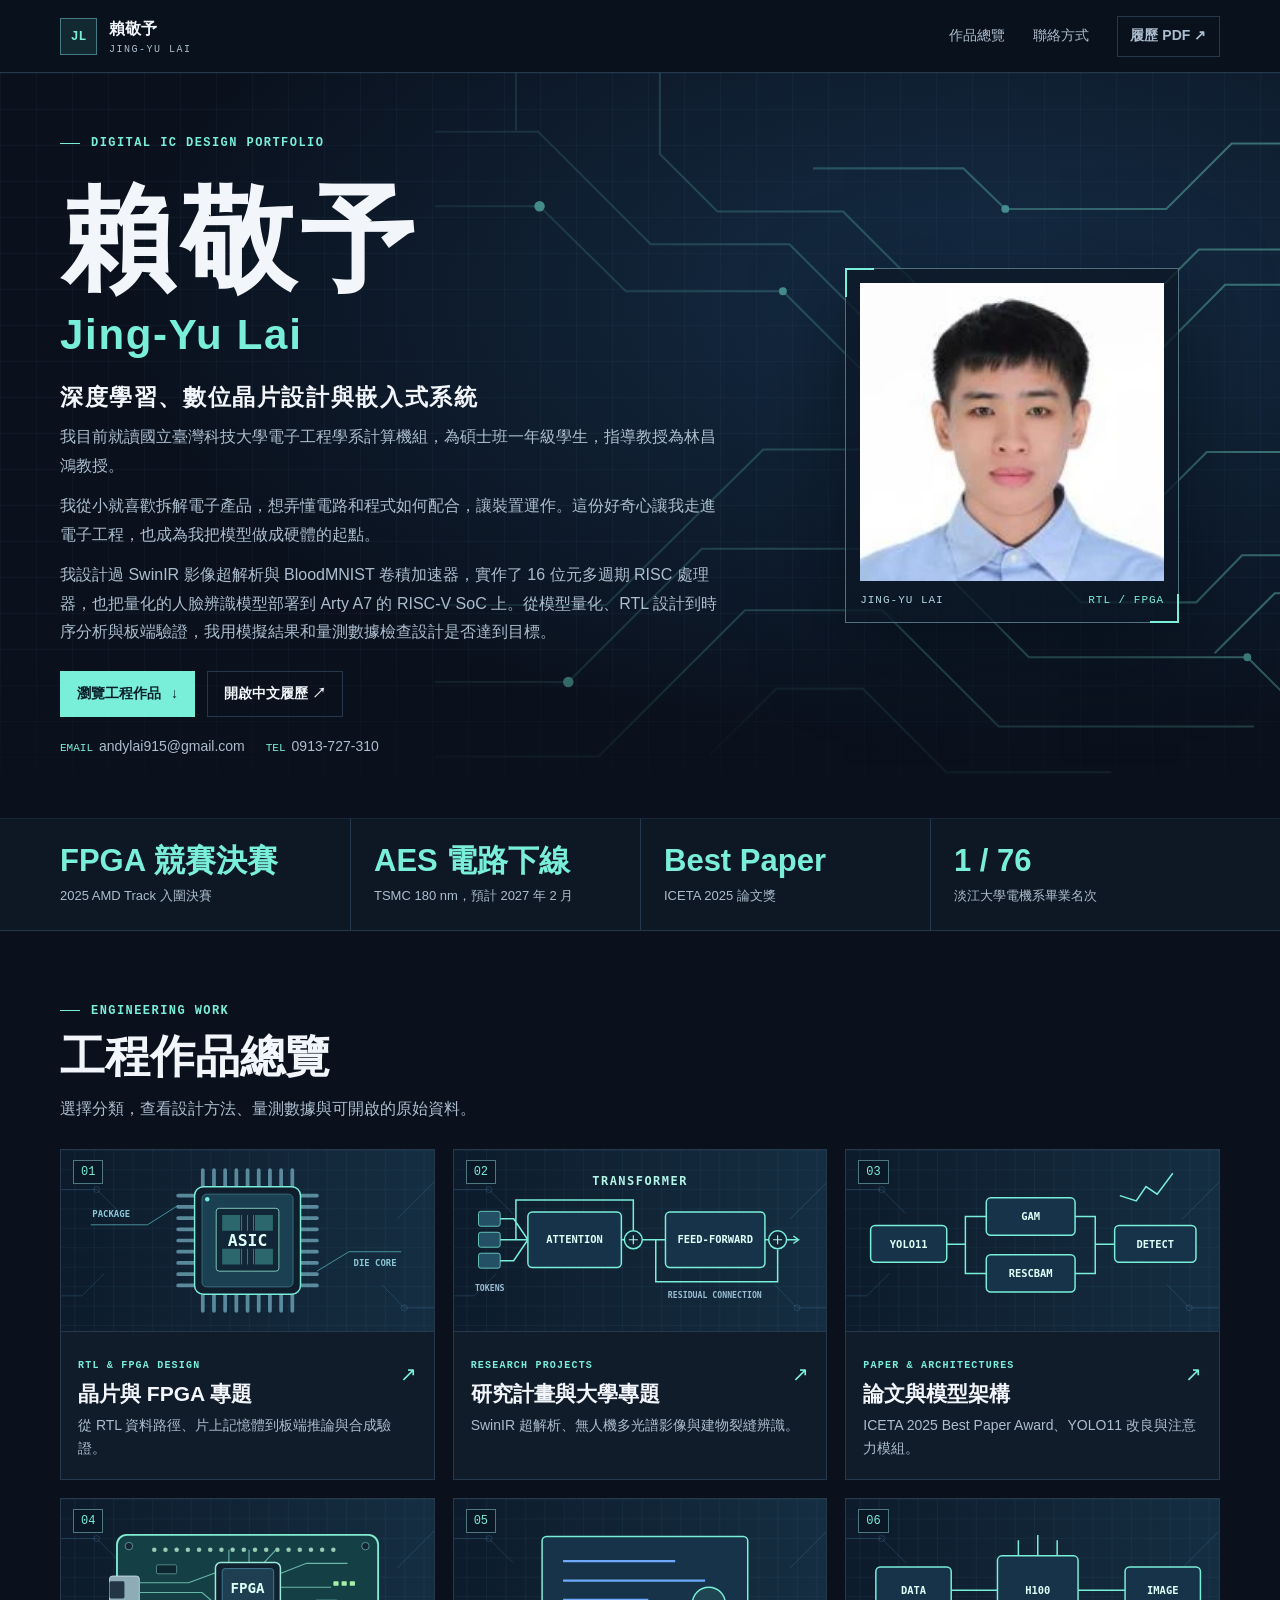
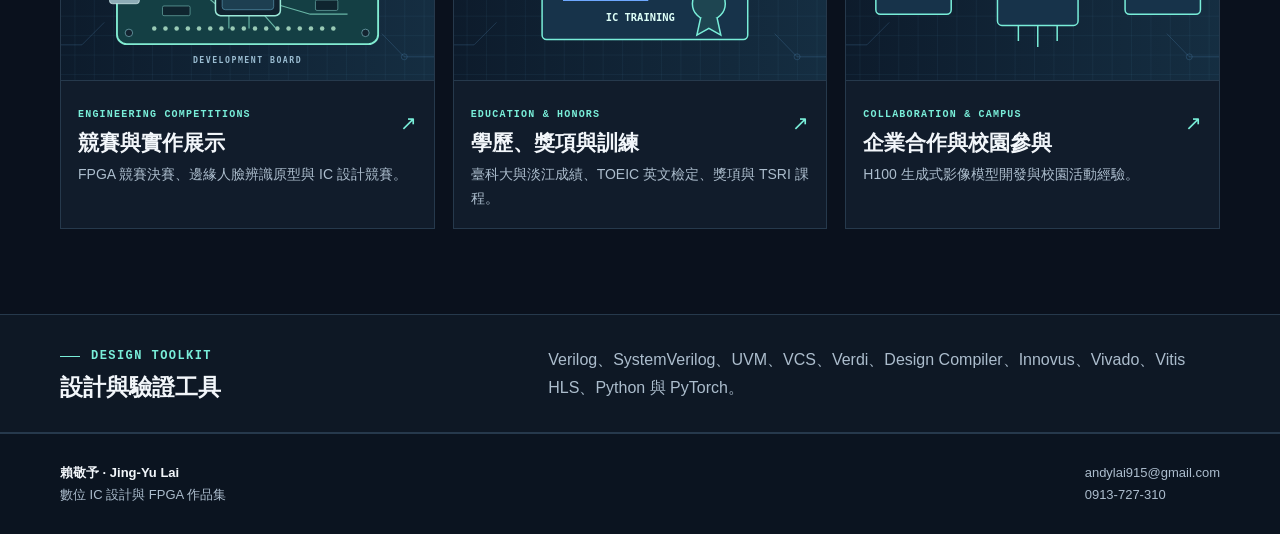
<file: index.html>
<!doctype html><html lang="zh-Hant"><head><meta charset="utf-8"><meta name="viewport" content="width=device-width, initial-scale=1"><meta name="robots" content="noindex, nofollow"><meta name="description" content="Jing-Yu Lai 的數位 IC、FPGA、AI 加速器與研究作品集。"><meta name="theme-color" content="#0a111d"><title>賴敬予｜數位晶片設計作品集</title><link rel="icon" type="image/svg+xml" href="assets/icon.svg"><link rel="stylesheet" href="site.css"><script src="site.js" defer></script></head><body><a class="skip" href="#main">跳至主要內容</a><header class="topbar"><div class="wrap"><a class="brand" href="index.html"><span class="mark" aria-hidden="true">JL</span><span>賴敬予<small>JING-YU LAI</small></span></a><nav class="nav" aria-label="主選單"><a href="index.html#portfolio">作品總覽</a><a class="contact-nav" href="index.html#contact">聯絡方式</a><a class="outline" href="assets/docs/resume-zh.pdf" target="_blank" rel="noopener">履歷 PDF ↗</a></nav></div></header><main id="main"><section class="hero grid-bg" aria-labelledby="hero-name"><img class="trace" src="assets/trace.svg" alt="" aria-hidden="true"><div class="wrap hero-grid"><div><div class="mono eyebrow">DIGITAL IC DESIGN PORTFOLIO</div><h1 id="hero-name">賴敬予</h1><p class="english">Jing-Yu Lai</p><h2>深度學習、數位晶片設計與嵌入式系統</h2>
<p class="lede">我目前就讀國立臺灣科技大學電子工程學系計算機組，為碩士班一年級學生，指導教授為林昌鴻教授。</p>
<p class="lede">我從小就喜歡拆解電子產品，想弄懂電路和程式如何配合，讓裝置運作。這份好奇心讓我走進電子工程，也成為我把模型做成硬體的起點。</p><p class="lede">我設計過 SwinIR 影像超解析與 BloodMNIST 卷積加速器，實作了 16 位元多週期 RISC 處理器，也把量化的人臉辨識模型部署到 Arty A7 的 RISC-V SoC 上。從模型量化、RTL 設計到時序分析與板端驗證，我用模擬結果和量測數據檢查設計是否達到目標。</p><div class="actions"><a class="button" href="#portfolio">瀏覽工程作品 <span aria-hidden="true">↓</span></a><a class="outline" href="assets/docs/resume-zh.pdf" target="_blank" rel="noopener">開啟中文履歷 ↗</a></div><div class="contact-links"><a href="mailto:andylai915@gmail.com"><span>EMAIL</span>andylai915@gmail.com</a><a href="tel:+886913727310"><span>TEL</span>0913-727-310</a></div></div><figure class="portrait"><img src="assets/portrait.webp" alt="賴敬予的大頭照" fetchpriority="high"><figcaption><span>JING-YU LAI</span><span>RTL / FPGA</span></figcaption></figure></div></section>
<section class="metrics-band" aria-label="成果摘要"><div class="wrap home-metrics"><a href="competitions.html#entry-1"><strong>FPGA 競賽決賽</strong><span>2025 AMD Track 入圍決賽</span></a><a href="hardware.html#entry-5"><strong>AES 電路下線</strong><span>TSMC 180 nm，預計 2027 年 2 月</span></a><a href="publication.html#entry-1"><strong>Best Paper</strong><span>ICETA 2025 論文獎</span></a><a href="training.html#entry-2"><strong>1 / 76</strong><span>淡江大學電機系畢業名次</span></a></div></section>
<section id="portfolio" class="library wrap"><div class="section-head"><div class="mono eyebrow">ENGINEERING WORK</div><h2>工程作品總覽</h2><p>選擇分類，查看設計方法、量測數據與可開啟的原始資料。</p></div><div class="cards"><a class="card" href="hardware.html"><div class="card-image"><img src="assets/asic.svg" alt="ASIC 封裝、晶粒與金屬引腳示意圖" loading="lazy"><b>01</b></div><div class="card-text"><span class="mono">RTL &amp; FPGA DESIGN</span><h3>晶片與 FPGA 專題</h3><p>從 RTL 資料路徑、片上記憶體到板端推論與合成驗證。</p><span class="arrow" aria-hidden="true">↗</span></div></a><a class="card" href="research.html"><div class="card-image"><img src="assets/transformer.svg" alt="Transformer 自注意力、前饋網路與殘差連接示意圖" loading="lazy"><b>02</b></div><div class="card-text"><span class="mono">RESEARCH PROJECTS</span><h3>研究計畫與大學專題</h3><p>SwinIR 超解析、無人機多光譜影像與建物裂縫辨識。</p><span class="arrow" aria-hidden="true">↗</span></div></a><a class="card" href="publication.html"><div class="card-image"><img src="assets/paper.svg" alt="帶有注意力模組的模型節點與裂縫軌跡示意" loading="lazy"><b>03</b></div><div class="card-text"><span class="mono">PAPER &amp; ARCHITECTURES</span><h3>論文與模型架構</h3><p>ICETA 2025 Best Paper Award、YOLO11 改良與注意力模組。</p><span class="arrow" aria-hidden="true">↗</span></div></a><a class="card" href="competitions.html"><div class="card-image"><img src="assets/fpga.svg" alt="裝有 FPGA 晶片、接頭與排針的開發板示意圖" loading="lazy"><b>04</b></div><div class="card-text"><span class="mono">ENGINEERING COMPETITIONS</span><h3>競賽與實作展示</h3><p>FPGA 競賽決賽、邊緣人臉辨識原型與 IC 設計競賽。</p><span class="arrow" aria-hidden="true">↗</span></div></a><a class="card" href="training.html"><div class="card-image"><img src="assets/honors.svg" alt="證書、晶片與訓練紀錄示意" loading="lazy"><b>05</b></div><div class="card-text"><span class="mono">EDUCATION &amp; HONORS</span><h3>學歷、獎項與訓練</h3><p>臺科大與淡江成績、TOEIC 英文檢定、獎項與 TSRI 課程。</p><span class="arrow" aria-hidden="true">↗</span></div></a><a class="card" href="collaboration.html"><div class="card-image"><img src="assets/compute.svg" alt="GPU 運算節點與合作流程示意" loading="lazy"><b>06</b></div><div class="card-text"><span class="mono">COLLABORATION &amp; CAMPUS</span><h3>企業合作與校園參與</h3><p>H100 生成式影像模型開發與校園活動經驗。</p><span class="arrow" aria-hidden="true">↗</span></div></a></div></section>
<section class="skills-strip"><div class="wrap"><div><div class="mono eyebrow">DESIGN TOOLKIT</div><h2>設計與驗證工具</h2></div><p>Verilog、SystemVerilog、UVM、VCS、Verdi、Design Compiler、Innovus、Vivado、Vitis HLS、Python 與 PyTorch。</p></div></section></main><footer class="footer" id="contact"><div class="wrap"><div><strong>賴敬予 · Jing-Yu Lai</strong><br>數位 IC 設計與 FPGA 作品集</div><div><a href="mailto:andylai915@gmail.com">andylai915@gmail.com</a><br><a href="tel:+886913727310">0913-727-310</a></div></div></footer></body></html>
</file>
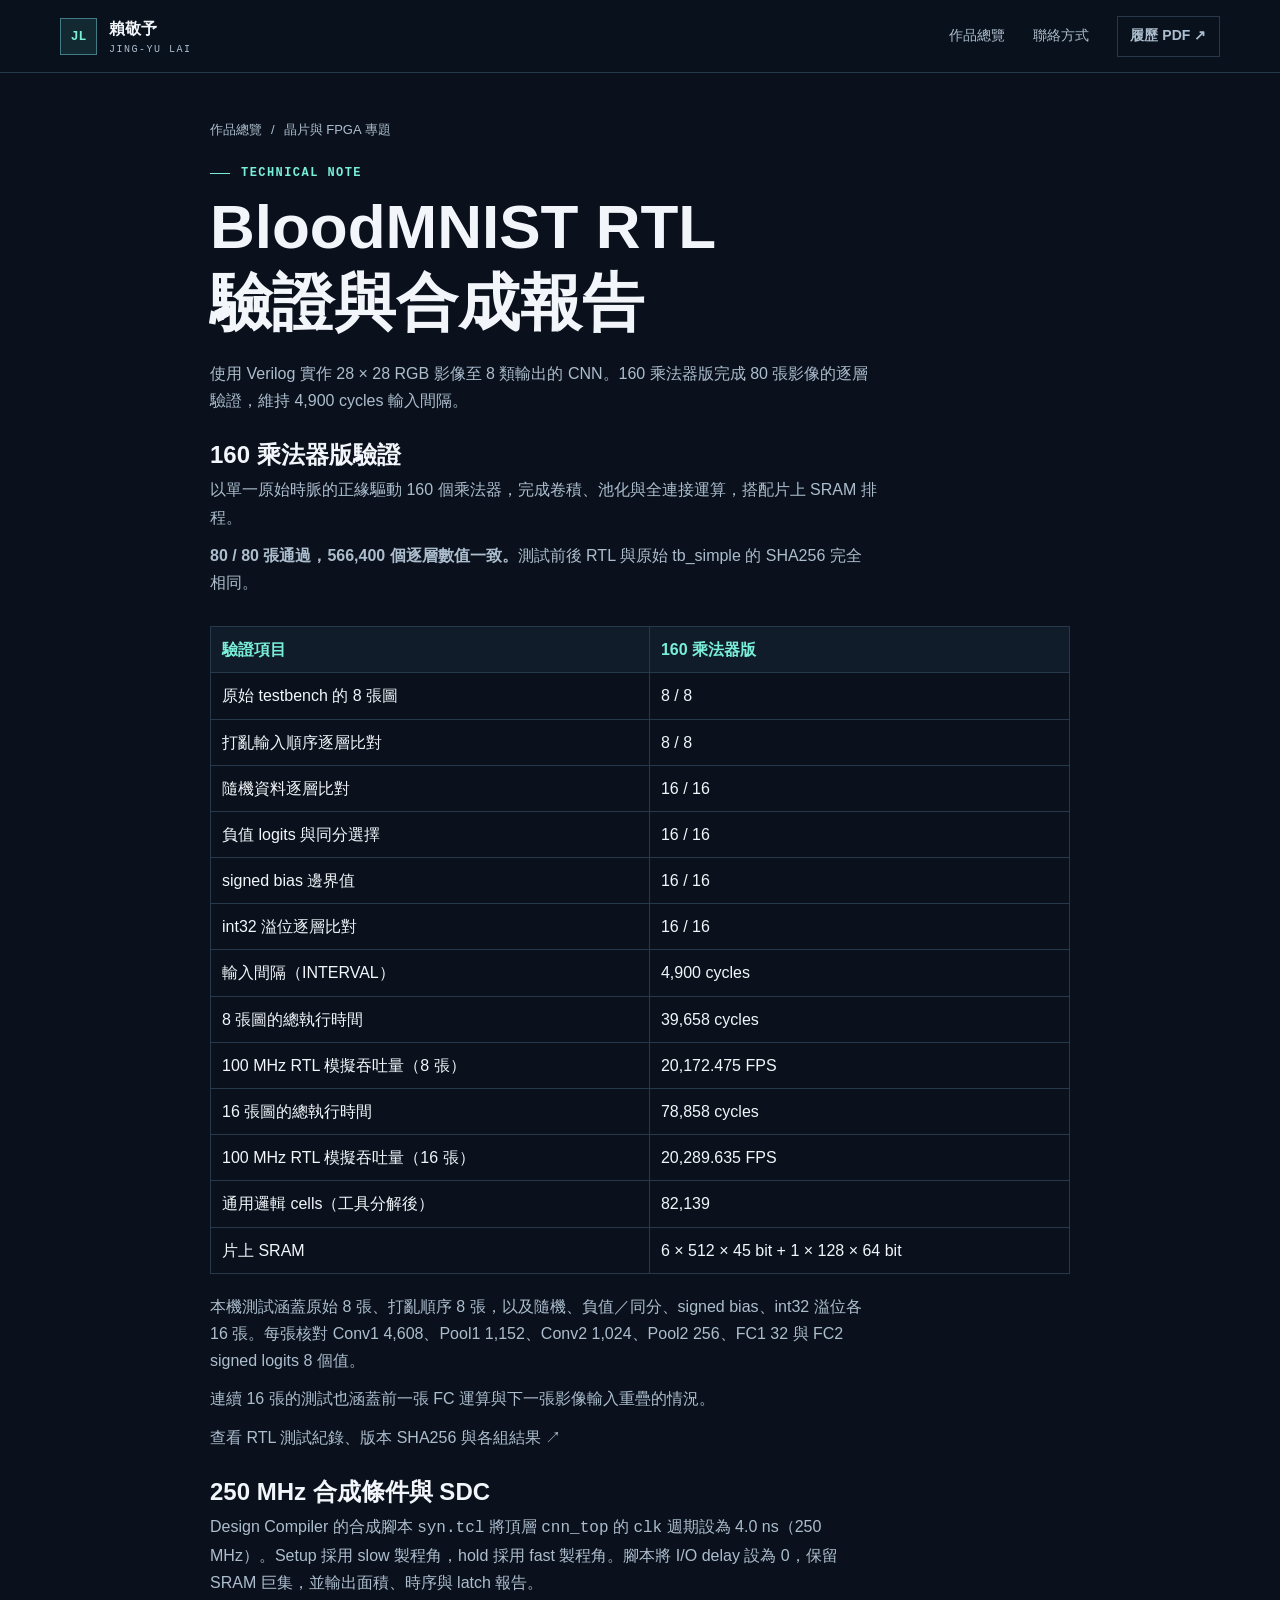
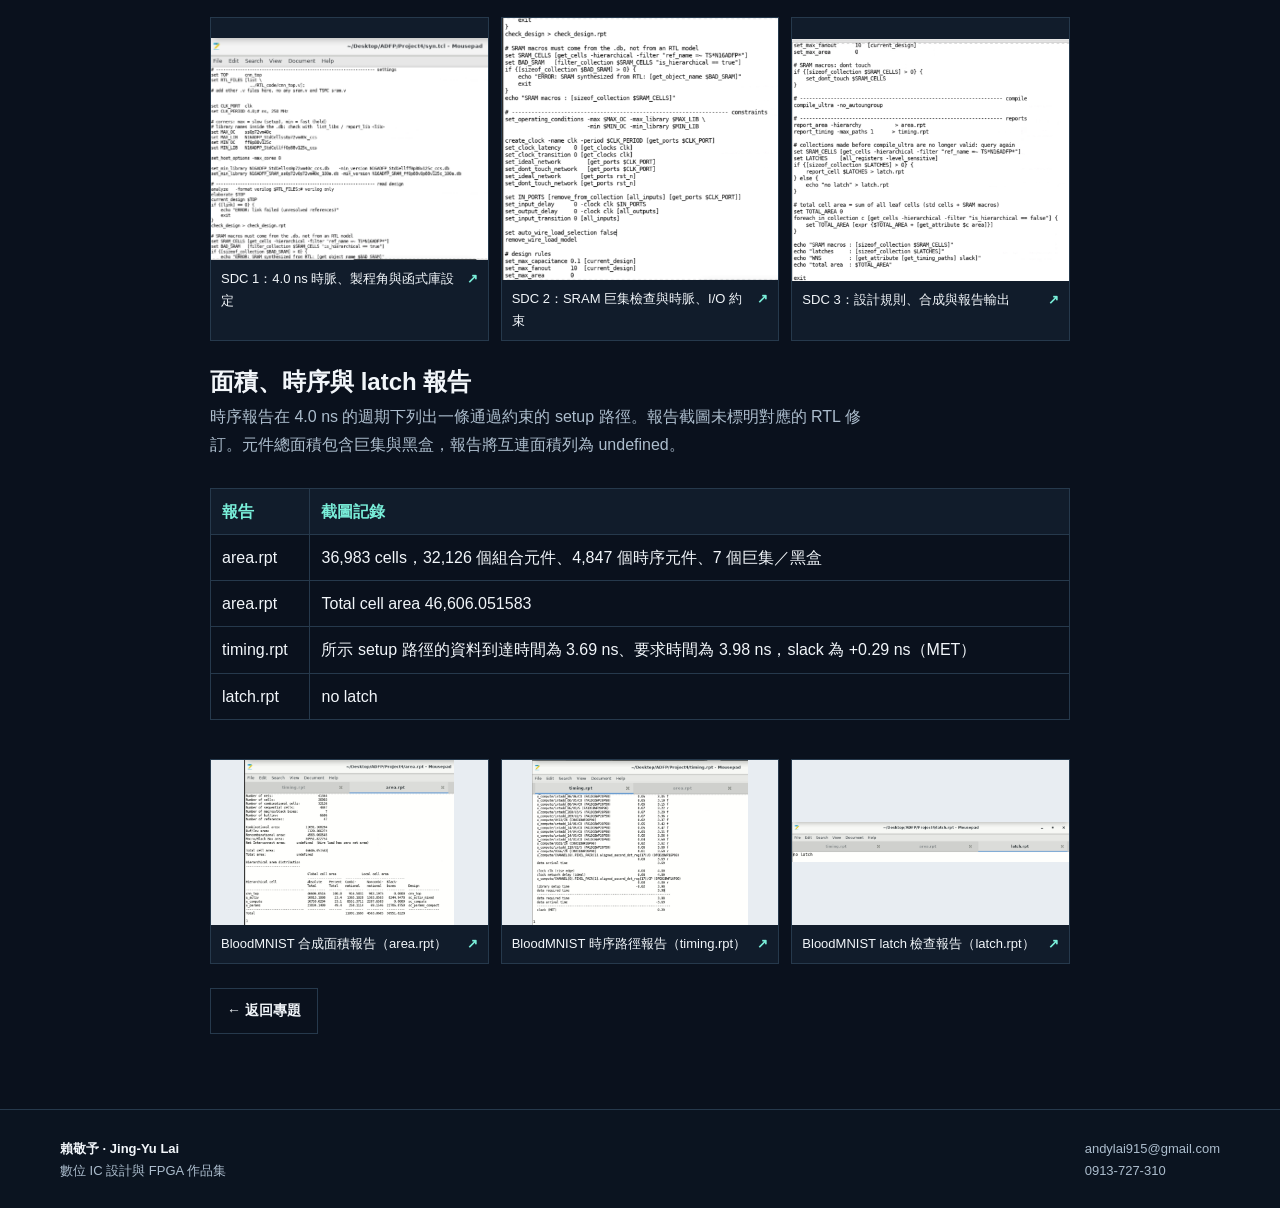
<file: blood-validation.html>
<!doctype html><html lang="zh-Hant"><head><meta charset="utf-8"><meta name="viewport" content="width=device-width, initial-scale=1"><meta name="robots" content="noindex, nofollow"><meta name="description" content="使用 Verilog 實作 28 × 28 RGB 影像至 8 類輸出的 CNN。160 乘法器版完成 80 張影像的逐層驗證，維持 4,900 cycles 輸入間隔。"><meta name="theme-color" content="#0a111d"><title>BloodMNIST RTL 驗證與合成報告｜賴敬予</title><link rel="icon" type="image/svg+xml" href="assets/icon.svg"><link rel="stylesheet" href="site.css"><script src="site.js" defer></script></head><body><a class="skip" href="#main">跳至主要內容</a><header class="topbar"><div class="wrap"><a class="brand" href="index.html"><span class="mark" aria-hidden="true">JL</span><span>賴敬予<small>JING-YU LAI</small></span></a><nav class="nav" aria-label="主選單"><a href="index.html#portfolio">作品總覽</a><a class="contact-nav" href="index.html#contact">聯絡方式</a><a class="outline" href="assets/docs/resume-zh.pdf" target="_blank" rel="noopener">履歷 PDF ↗</a></nav></div></header><main id="main" class="wrap readable"><div class="crumb"><a href="index.html#portfolio">作品總覽</a> / <a href="hardware.html#entry-1">晶片與 FPGA 專題</a></div><div class="mono eyebrow">TECHNICAL NOTE</div><h1>BloodMNIST RTL 驗證與合成報告</h1><p>使用 Verilog 實作 28 × 28 RGB 影像至 8 類輸出的 CNN。160 乘法器版完成 80 張影像的逐層驗證，維持 4,900 cycles 輸入間隔。</p><h2 id="posedge-validation">160 乘法器版驗證</h2>
    <p>以單一原始時脈的正緣驅動 160 個乘法器，完成卷積、池化與全連接運算，搭配片上 SRAM 排程。</p>
    <p><strong>80 / 80 張通過，566,400 個逐層數值一致。</strong>測試前後 RTL 與原始 tb_simple 的 SHA256 完全相同。</p>
    <div class="table-wrap" role="region" aria-label="比較表" tabindex="0"><table><thead><tr><th scope="col">驗證項目</th><th scope="col">160 乘法器版</th></tr></thead><tbody><tr><th scope="row">原始 testbench 的 8 張圖</th><td>8 / 8</td></tr><tr><th scope="row">打亂輸入順序逐層比對</th><td>8 / 8</td></tr><tr><th scope="row">隨機資料逐層比對</th><td>16 / 16</td></tr><tr><th scope="row">負值 logits 與同分選擇</th><td>16 / 16</td></tr><tr><th scope="row">signed bias 邊界值</th><td>16 / 16</td></tr><tr><th scope="row">int32 溢位逐層比對</th><td>16 / 16</td></tr><tr><th scope="row">輸入間隔（INTERVAL）</th><td>4,900 cycles</td></tr><tr><th scope="row">8 張圖的總執行時間</th><td>39,658 cycles</td></tr><tr><th scope="row">100 MHz RTL 模擬吞吐量（8 張）</th><td>20,172.475 FPS</td></tr><tr><th scope="row">16 張圖的總執行時間</th><td>78,858 cycles</td></tr><tr><th scope="row">100 MHz RTL 模擬吞吐量（16 張）</th><td>20,289.635 FPS</td></tr><tr><th scope="row">通用邏輯 cells（工具分解後）</th><td>82,139</td></tr><tr><th scope="row">片上 SRAM</th><td>6 × 512 × 45 bit + 1 × 128 × 64 bit</td></tr></tbody></table></div>
    <p>本機測試涵蓋原始 8 張、打亂順序 8 張，以及隨機、負值／同分、signed bias、int32 溢位各 16 張。每張核對 Conv1 4,608、Pool1 1,152、Conv2 1,024、Pool2 256、FC1 32 與 FC2 signed logits 8 個值。</p>
    <p>連續 16 張的測試也涵蓋前一張 FC 運算與下一張影像輸入重疊的情況。</p>
    <p><a href="assets/docs/blood-posedge-validation.txt" target="_blank" rel="noopener">查看 RTL 測試紀錄、版本 SHA256 與各組結果 ↗</a></p>
    <h2 id="sdc">250 MHz 合成條件與 SDC</h2>
    <p>Design Compiler 的合成腳本 <code>syn.tcl</code> 將頂層 <code>cnn_top</code> 的 <code>clk</code> 週期設為 4.0 ns（250 MHz）。Setup 採用 slow 製程角，hold 採用 fast 製程角。腳本將 I/O delay 設為 0，保留 SRAM 巨集，並輸出面積、時序與 latch 報告。</p>
    <div class="gallery"><button type="button" data-picture="assets/blood-sdc1.png" data-label="SDC 1：4.0 ns 時脈、製程角與函式庫設定" aria-label="放大：SDC 1：4.0 ns 時脈、製程角與函式庫設定"><img class="full-image" src="assets/blood-sdc1.png" alt="SDC 1：4.0 ns 時脈、製程角與函式庫設定" loading="lazy"><span>SDC 1：4.0 ns 時脈、製程角與函式庫設定 <b aria-hidden="true">↗</b></span></button><button type="button" data-picture="assets/blood-sdc2.png" data-label="SDC 2：SRAM 巨集檢查與時脈、I/O 約束" aria-label="放大：SDC 2：SRAM 巨集檢查與時脈、I/O 約束"><img class="full-image" src="assets/blood-sdc2.png" alt="SDC 2：SRAM 巨集檢查與時脈、I/O 約束" loading="lazy"><span>SDC 2：SRAM 巨集檢查與時脈、I/O 約束 <b aria-hidden="true">↗</b></span></button><button type="button" data-picture="assets/blood-sdc3.png" data-label="SDC 3：設計規則、合成與報告輸出" aria-label="放大：SDC 3：設計規則、合成與報告輸出"><img class="full-image" src="assets/blood-sdc3.png" alt="SDC 3：設計規則、合成與報告輸出" loading="lazy"><span>SDC 3：設計規則、合成與報告輸出 <b aria-hidden="true">↗</b></span></button></div>
    <h2>面積、時序與 latch 報告</h2>
    <p>時序報告在 4.0 ns 的週期下列出一條通過約束的 setup 路徑。報告截圖未標明對應的 RTL 修訂。元件總面積包含巨集與黑盒，報告將互連面積列為 undefined。</p>
    <div class="table-wrap" role="region" aria-label="比較表" tabindex="0"><table><thead><tr><th scope="col">報告</th><th scope="col">截圖記錄</th></tr></thead><tbody><tr><th scope="row">area.rpt</th><td>36,983 cells，32,126 個組合元件、4,847 個時序元件、7 個巨集／黑盒</td></tr><tr><th scope="row">area.rpt</th><td>Total cell area 46,606.051583</td></tr><tr><th scope="row">timing.rpt</th><td>所示 setup 路徑的資料到達時間為 3.69 ns、要求時間為 3.98 ns，slack 為 +0.29 ns（MET）</td></tr><tr><th scope="row">latch.rpt</th><td>no latch</td></tr></tbody></table></div>
    <div class="gallery"><button type="button" data-picture="assets/blood-area.png" data-label="BloodMNIST 合成面積報告（area.rpt）" aria-label="放大：BloodMNIST 合成面積報告（area.rpt）"><img src="assets/blood-area.png" alt="BloodMNIST 合成面積報告（area.rpt）" loading="lazy"><span>BloodMNIST 合成面積報告（area.rpt） <b aria-hidden="true">↗</b></span></button><button type="button" data-picture="assets/blood-timing.png" data-label="BloodMNIST 時序路徑報告（timing.rpt）" aria-label="放大：BloodMNIST 時序路徑報告（timing.rpt）"><img src="assets/blood-timing.png" alt="BloodMNIST 時序路徑報告（timing.rpt）" loading="lazy"><span>BloodMNIST 時序路徑報告（timing.rpt） <b aria-hidden="true">↗</b></span></button><button type="button" data-picture="assets/blood-latch.png" data-label="BloodMNIST latch 檢查報告（latch.rpt）" aria-label="放大：BloodMNIST latch 檢查報告（latch.rpt）"><img src="assets/blood-latch.png" alt="BloodMNIST latch 檢查報告（latch.rpt）" loading="lazy"><span>BloodMNIST latch 檢查報告（latch.rpt） <b aria-hidden="true">↗</b></span></button></div><a class="outline" href="hardware.html#entry-1">← 返回專題</a></main><footer class="footer" id="contact"><div class="wrap"><div><strong>賴敬予 · Jing-Yu Lai</strong><br>數位 IC 設計與 FPGA 作品集</div><div><a href="mailto:andylai915@gmail.com">andylai915@gmail.com</a><br><a href="tel:+886913727310">0913-727-310</a></div></div></footer><dialog class="viewer" id="image-viewer" aria-label="放大圖片"><header><span></span><div class="viewer-actions"><a class="outline" target="_blank" rel="noopener">原始尺寸 ↗</a><form method="dialog"><button>關閉</button></form></div></header><img alt=""></dialog></body></html>
</file>
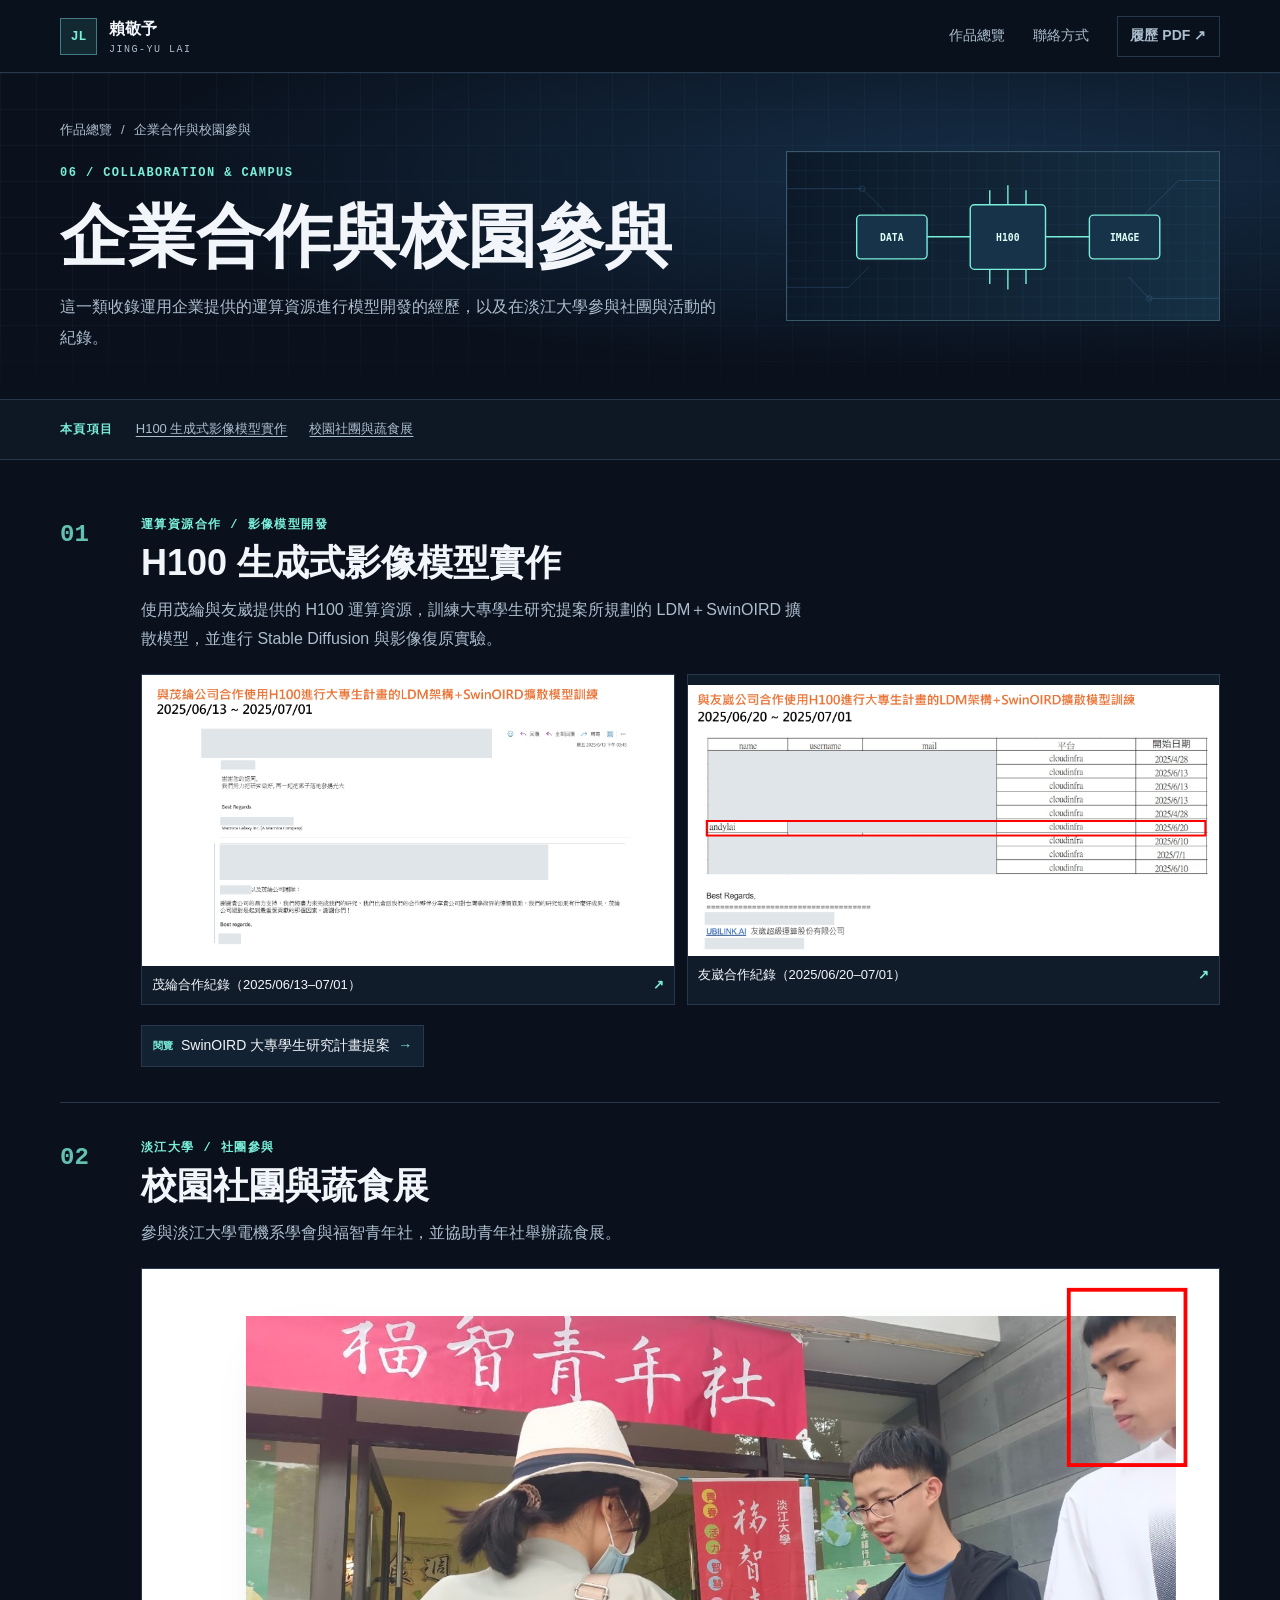
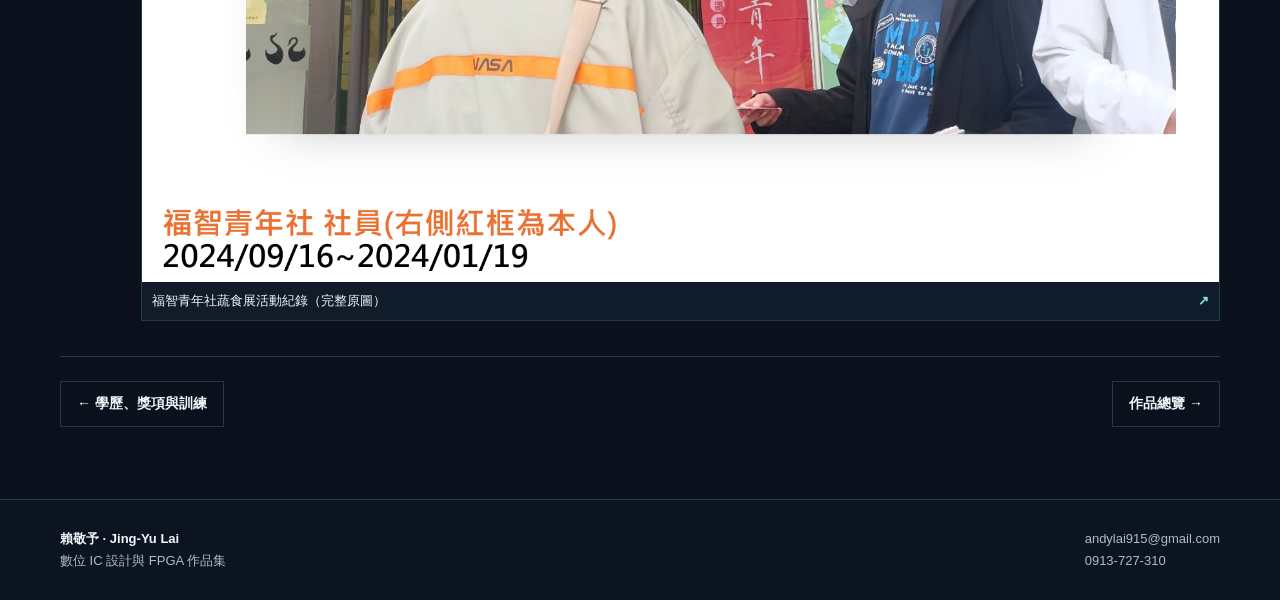
<file: collaboration.html>
<!doctype html><html lang="zh-Hant"><head><meta charset="utf-8"><meta name="viewport" content="width=device-width, initial-scale=1"><meta name="robots" content="noindex, nofollow"><meta name="description" content="H100 生成式影像模型開發與校園活動經驗。"><meta name="theme-color" content="#0a111d"><title>企業合作與校園參與｜賴敬予</title><link rel="icon" type="image/svg+xml" href="assets/icon.svg"><link rel="stylesheet" href="site.css"><script src="site.js" defer></script></head><body><a class="skip" href="#main">跳至主要內容</a><header class="topbar"><div class="wrap"><a class="brand" href="index.html"><span class="mark" aria-hidden="true">JL</span><span>賴敬予<small>JING-YU LAI</small></span></a><nav class="nav" aria-label="主選單"><a href="index.html#portfolio">作品總覽</a><a class="contact-nav" href="index.html#contact">聯絡方式</a><a class="outline" href="assets/docs/resume-zh.pdf" target="_blank" rel="noopener">履歷 PDF ↗</a></nav></div></header><main id="main"><section class="detail-hero grid-bg"><div class="wrap"><div><div class="crumb"><a href="index.html#portfolio">作品總覽</a><span aria-hidden="true">/</span><span>企業合作與校園參與</span></div><div class="mono">06 / COLLABORATION &amp; CAMPUS</div><h1>企業合作與校園參與</h1><p>這一類收錄運用企業提供的運算資源進行模型開發的經歷，以及在淡江大學參與社團與活動的紀錄。</p></div><img src="assets/compute.svg" alt="GPU 運算節點與合作流程示意"></div></section><nav class="indexline" aria-label="分類項目"><div class="wrap"><strong class="mono">本頁項目</strong><a href="#entry-1">H100 生成式影像模型實作</a><a href="#entry-2">校園社團與蔬食展</a></div></nav><section class="wrap entries" aria-label="作品詳細資料"><article class="entry" id="entry-1"><div class="entry-id" aria-hidden="true">01</div><div><div class="mono">運算資源合作 / 影像模型開發</div><h2>H100 生成式影像模型實作</h2><p>使用茂綸與友崴提供的 H100 運算資源，訓練大專學生研究提案所規劃的 LDM＋SwinOIRD 擴散模型，並進行 Stable Diffusion 與影像復原實驗。</p><div class="gallery"><button type="button" data-picture="assets/macnica-h100.webp" data-label="茂綸合作紀錄（2025/06/13–07/01）" aria-label="放大：茂綸合作紀錄（2025/06/13–07/01）"><img class="full-image" src="assets/macnica-h100.webp" alt="茂綸合作紀錄（2025/06/13–07/01）" loading="lazy"><span>茂綸合作紀錄（2025/06/13–07/01） <b aria-hidden="true">↗</b></span></button><button type="button" data-picture="assets/ubilink-h100.webp" data-label="友崴合作紀錄（2025/06/20–07/01）" aria-label="放大：友崴合作紀錄（2025/06/20–07/01）"><img class="full-image" src="assets/ubilink-h100.webp" alt="友崴合作紀錄（2025/06/20–07/01）" loading="lazy"><span>友崴合作紀錄（2025/06/20–07/01） <b aria-hidden="true">↗</b></span></button></div><div class="docs"><a href="research.html#entry-4"><b>閱覽</b>SwinOIRD 大專學生研究計畫提案<span class="open" aria-hidden="true">→</span></a></div></div></article><article class="entry" id="entry-2"><div class="entry-id" aria-hidden="true">02</div><div><div class="mono">淡江大學 / 社團參與</div><h2>校園社團與蔬食展</h2><p>參與淡江大學電機系學會與福智青年社，並協助青年社舉辦蔬食展。</p><div class="gallery"><button type="button" data-picture="assets/campus-full.png" data-label="福智青年社蔬食展活動紀錄（完整原圖）" aria-label="放大：福智青年社蔬食展活動紀錄（完整原圖）"><img class="full-image" src="assets/campus-full.png" alt="福智青年社蔬食展活動紀錄（完整原圖）" loading="lazy"><span>福智青年社蔬食展活動紀錄（完整原圖） <b aria-hidden="true">↗</b></span></button></div></div></article><div class="bottom-nav"><a class="outline" href="training.html">← 學歷、獎項與訓練</a><a class="outline" href="index.html#portfolio">作品總覽 →</a></div></section></main><footer class="footer" id="contact"><div class="wrap"><div><strong>賴敬予 · Jing-Yu Lai</strong><br>數位 IC 設計與 FPGA 作品集</div><div><a href="mailto:andylai915@gmail.com">andylai915@gmail.com</a><br><a href="tel:+886913727310">0913-727-310</a></div></div></footer><dialog class="viewer" id="image-viewer" aria-label="放大圖片"><header><span></span><div class="viewer-actions"><a class="outline" target="_blank" rel="noopener">原始尺寸 ↗</a><form method="dialog"><button>關閉</button></form></div></header><img alt=""></dialog></body></html>
</file>
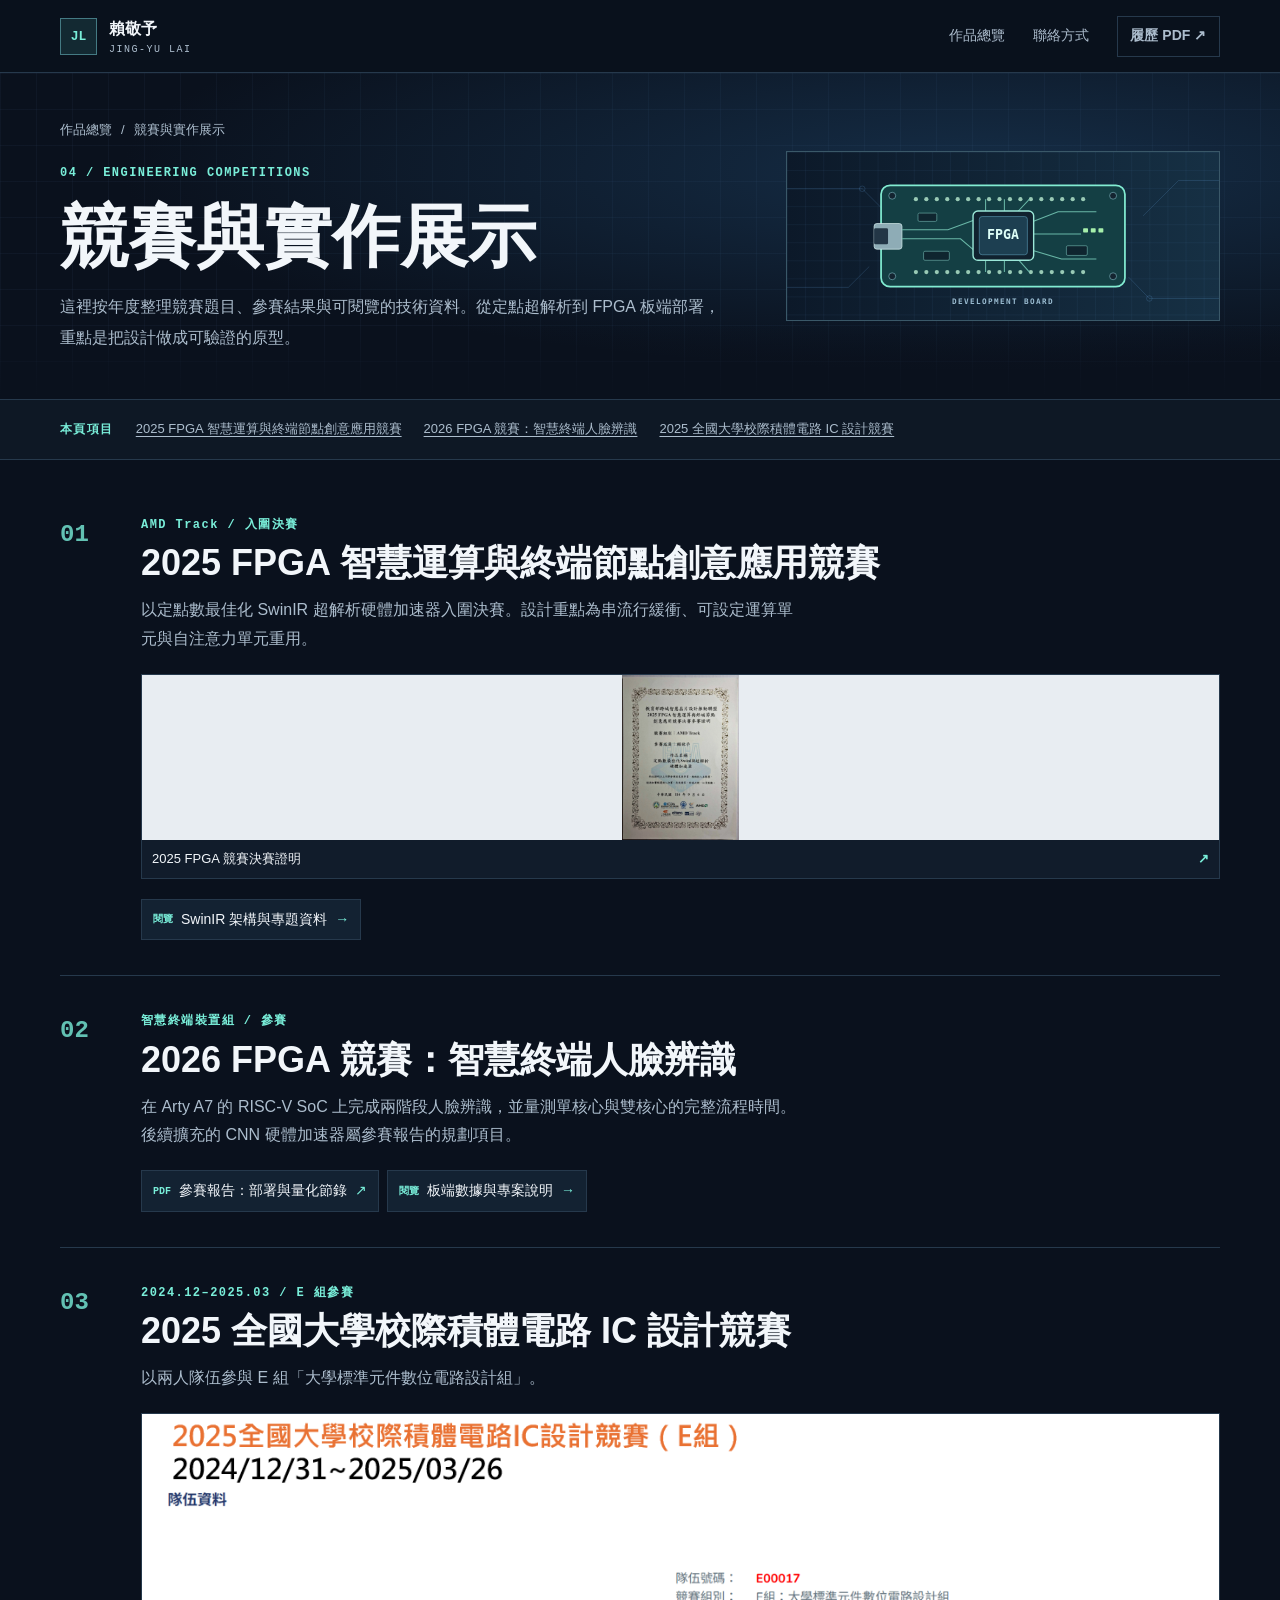
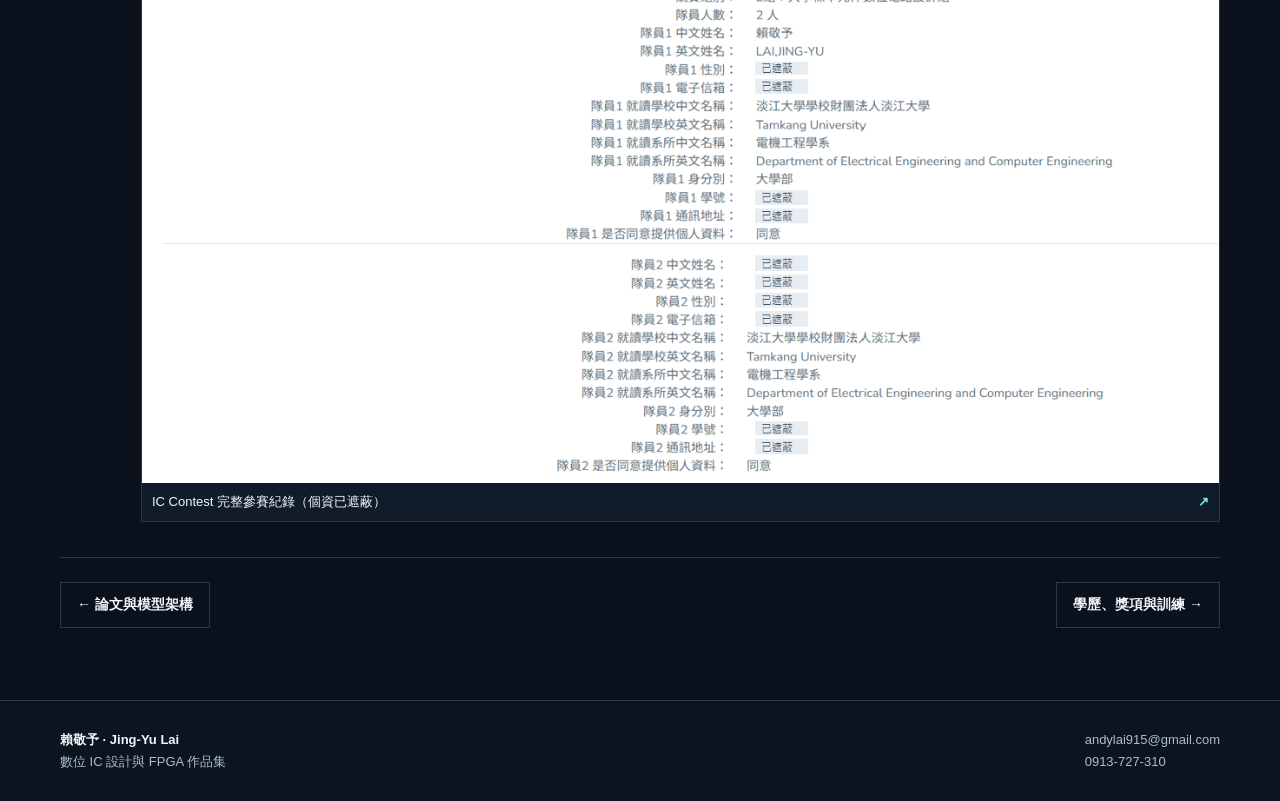
<file: competitions.html>
<!doctype html><html lang="zh-Hant"><head><meta charset="utf-8"><meta name="viewport" content="width=device-width, initial-scale=1"><meta name="robots" content="noindex, nofollow"><meta name="description" content="FPGA 競賽決賽、邊緣人臉辨識原型與 IC 設計競賽。"><meta name="theme-color" content="#0a111d"><title>競賽與實作展示｜賴敬予</title><link rel="icon" type="image/svg+xml" href="assets/icon.svg"><link rel="stylesheet" href="site.css"><script src="site.js" defer></script></head><body><a class="skip" href="#main">跳至主要內容</a><header class="topbar"><div class="wrap"><a class="brand" href="index.html"><span class="mark" aria-hidden="true">JL</span><span>賴敬予<small>JING-YU LAI</small></span></a><nav class="nav" aria-label="主選單"><a href="index.html#portfolio">作品總覽</a><a class="contact-nav" href="index.html#contact">聯絡方式</a><a class="outline" href="assets/docs/resume-zh.pdf" target="_blank" rel="noopener">履歷 PDF ↗</a></nav></div></header><main id="main"><section class="detail-hero grid-bg"><div class="wrap"><div><div class="crumb"><a href="index.html#portfolio">作品總覽</a><span aria-hidden="true">/</span><span>競賽與實作展示</span></div><div class="mono">04 / ENGINEERING COMPETITIONS</div><h1>競賽與實作展示</h1><p>這裡按年度整理競賽題目、參賽結果與可閱覽的技術資料。從定點超解析到 FPGA 板端部署，重點是把設計做成可驗證的原型。</p></div><img src="assets/fpga.svg" alt="裝有 FPGA 晶片、接頭與排針的開發板示意圖"></div></section><nav class="indexline" aria-label="分類項目"><div class="wrap"><strong class="mono">本頁項目</strong><a href="#entry-1">2025 FPGA 智慧運算與終端節點創意應用競賽</a><a href="#entry-2">2026 FPGA 競賽：智慧終端人臉辨識</a><a href="#entry-3">2025 全國大學校際積體電路 IC 設計競賽</a></div></nav><section class="wrap entries" aria-label="作品詳細資料"><article class="entry" id="entry-1"><div class="entry-id" aria-hidden="true">01</div><div><div class="mono">AMD Track / 入圍決賽</div><h2>2025 FPGA 智慧運算與終端節點創意應用競賽</h2><p>以定點數最佳化 SwinIR 超解析硬體加速器入圍決賽。設計重點為串流行緩衝、可設定運算單元與自注意力單元重用。</p><div class="gallery"><button type="button" data-picture="assets/fpga-finalist.webp" data-label="2025 FPGA 競賽決賽證明" aria-label="放大：2025 FPGA 競賽決賽證明"><img src="assets/fpga-finalist.webp" alt="2025 FPGA 競賽決賽證明" loading="lazy"><span>2025 FPGA 競賽決賽證明 <b aria-hidden="true">↗</b></span></button></div><div class="docs"><a href="research.html#entry-1"><b>閱覽</b>SwinIR 架構與專題資料<span class="open" aria-hidden="true">→</span></a></div></div></article><article class="entry" id="entry-2"><div class="entry-id" aria-hidden="true">02</div><div><div class="mono">智慧終端裝置組 / 參賽</div><h2>2026 FPGA 競賽：智慧終端人臉辨識</h2><p>在 Arty A7 的 RISC-V SoC 上完成兩階段人臉辨識，並量測單核心與雙核心的完整流程時間。後續擴充的 CNN 硬體加速器屬參賽報告的規劃項目。</p><div class="docs"><a href="assets/docs/edge-2026.pdf" target="_blank" rel="noopener"><b>PDF</b>參賽報告：部署與量化節錄<span class="open" aria-hidden="true">↗</span></a><a href="hardware.html#entry-2"><b>閱覽</b>板端數據與專案說明<span class="open" aria-hidden="true">→</span></a></div></div></article><article class="entry" id="entry-3"><div class="entry-id" aria-hidden="true">03</div><div><div class="mono">2024.12–2025.03 / E 組參賽</div><h2>2025 全國大學校際積體電路 IC 設計競賽</h2><p>以兩人隊伍參與 E 組「大學標準元件數位電路設計組」。</p><div class="gallery"><button type="button" data-picture="assets/ic-contest-record.png" data-label="IC Contest 完整參賽紀錄（個資已遮蔽）" aria-label="放大：IC Contest 完整參賽紀錄（個資已遮蔽）"><img class="full-image" src="assets/ic-contest-record.png" alt="IC Contest 完整參賽紀錄（個資已遮蔽）" loading="lazy"><span>IC Contest 完整參賽紀錄（個資已遮蔽） <b aria-hidden="true">↗</b></span></button></div></div></article><div class="bottom-nav"><a class="outline" href="publication.html">← 論文與模型架構</a><a class="outline" href="training.html">學歷、獎項與訓練 →</a></div></section></main><footer class="footer" id="contact"><div class="wrap"><div><strong>賴敬予 · Jing-Yu Lai</strong><br>數位 IC 設計與 FPGA 作品集</div><div><a href="mailto:andylai915@gmail.com">andylai915@gmail.com</a><br><a href="tel:+886913727310">0913-727-310</a></div></div></footer><dialog class="viewer" id="image-viewer" aria-label="放大圖片"><header><span></span><div class="viewer-actions"><a class="outline" target="_blank" rel="noopener">原始尺寸 ↗</a><form method="dialog"><button>關閉</button></form></div></header><img alt=""></dialog></body></html>
</file>
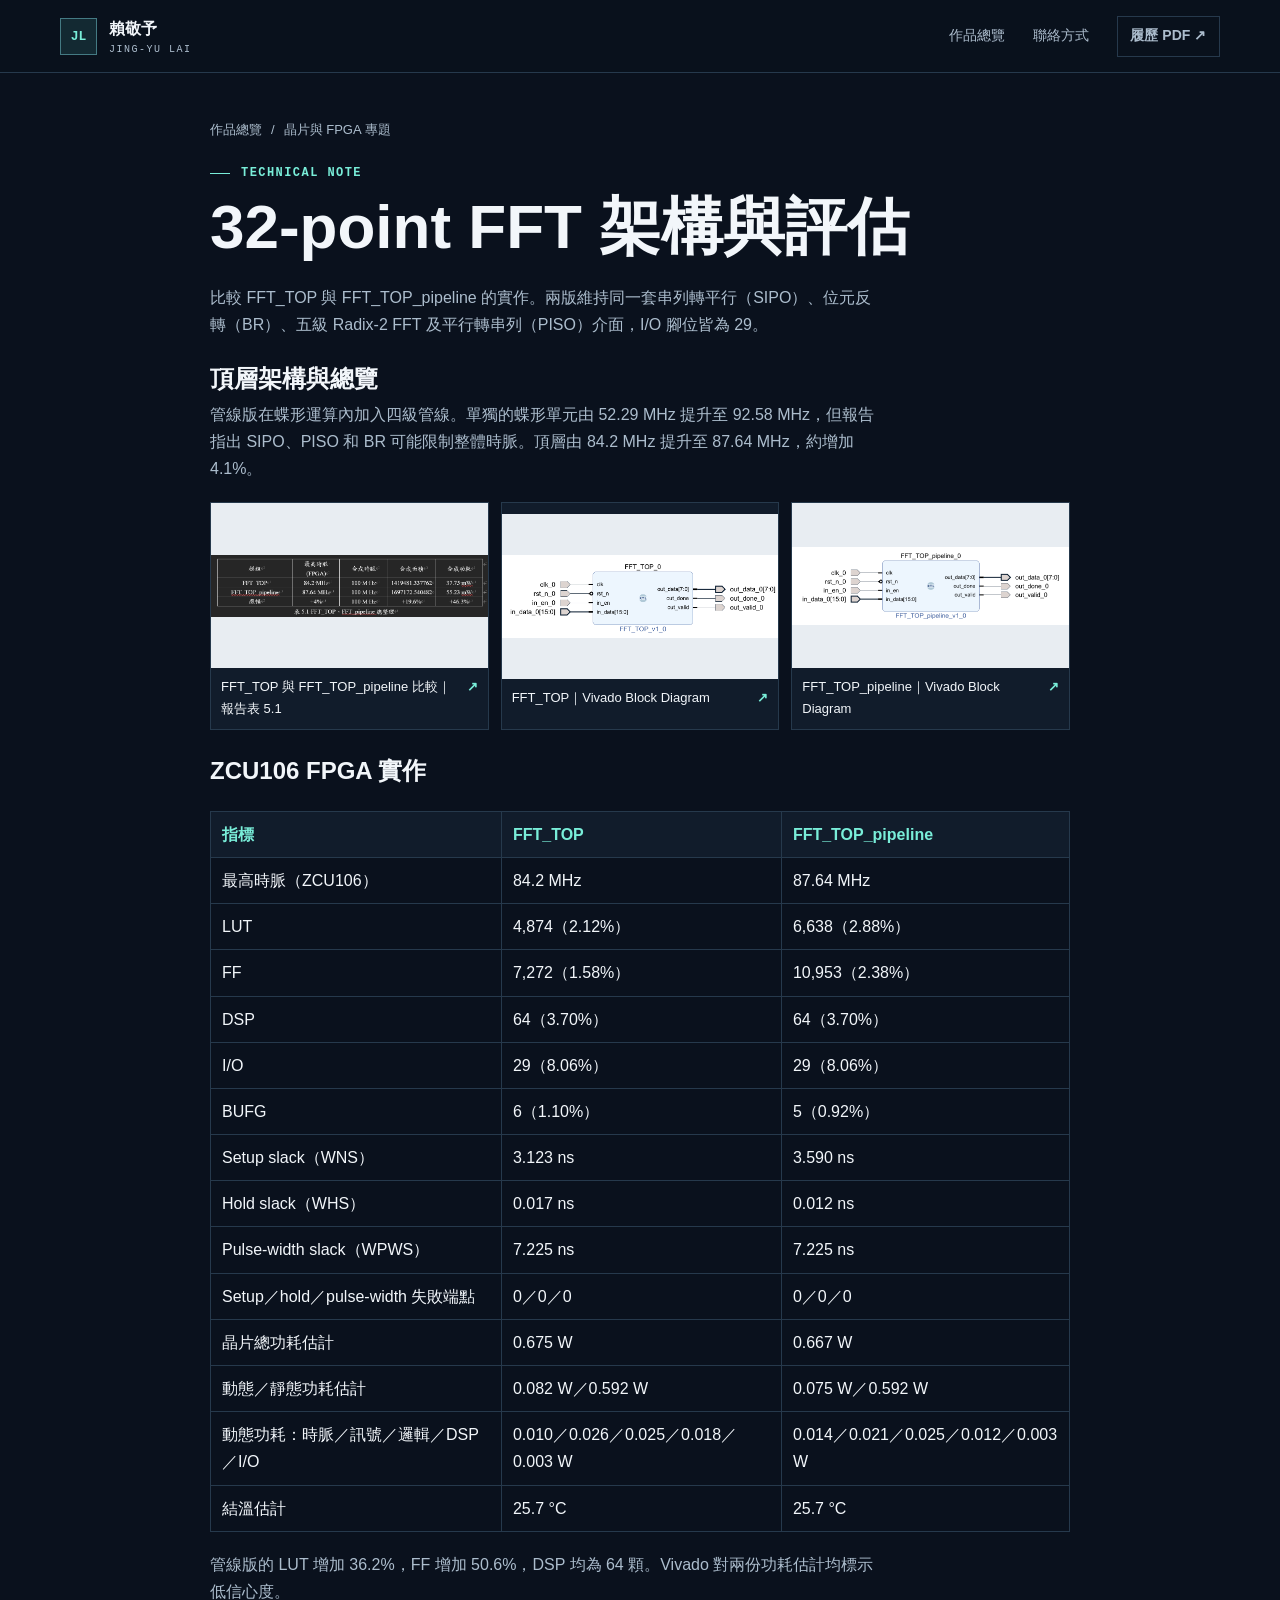
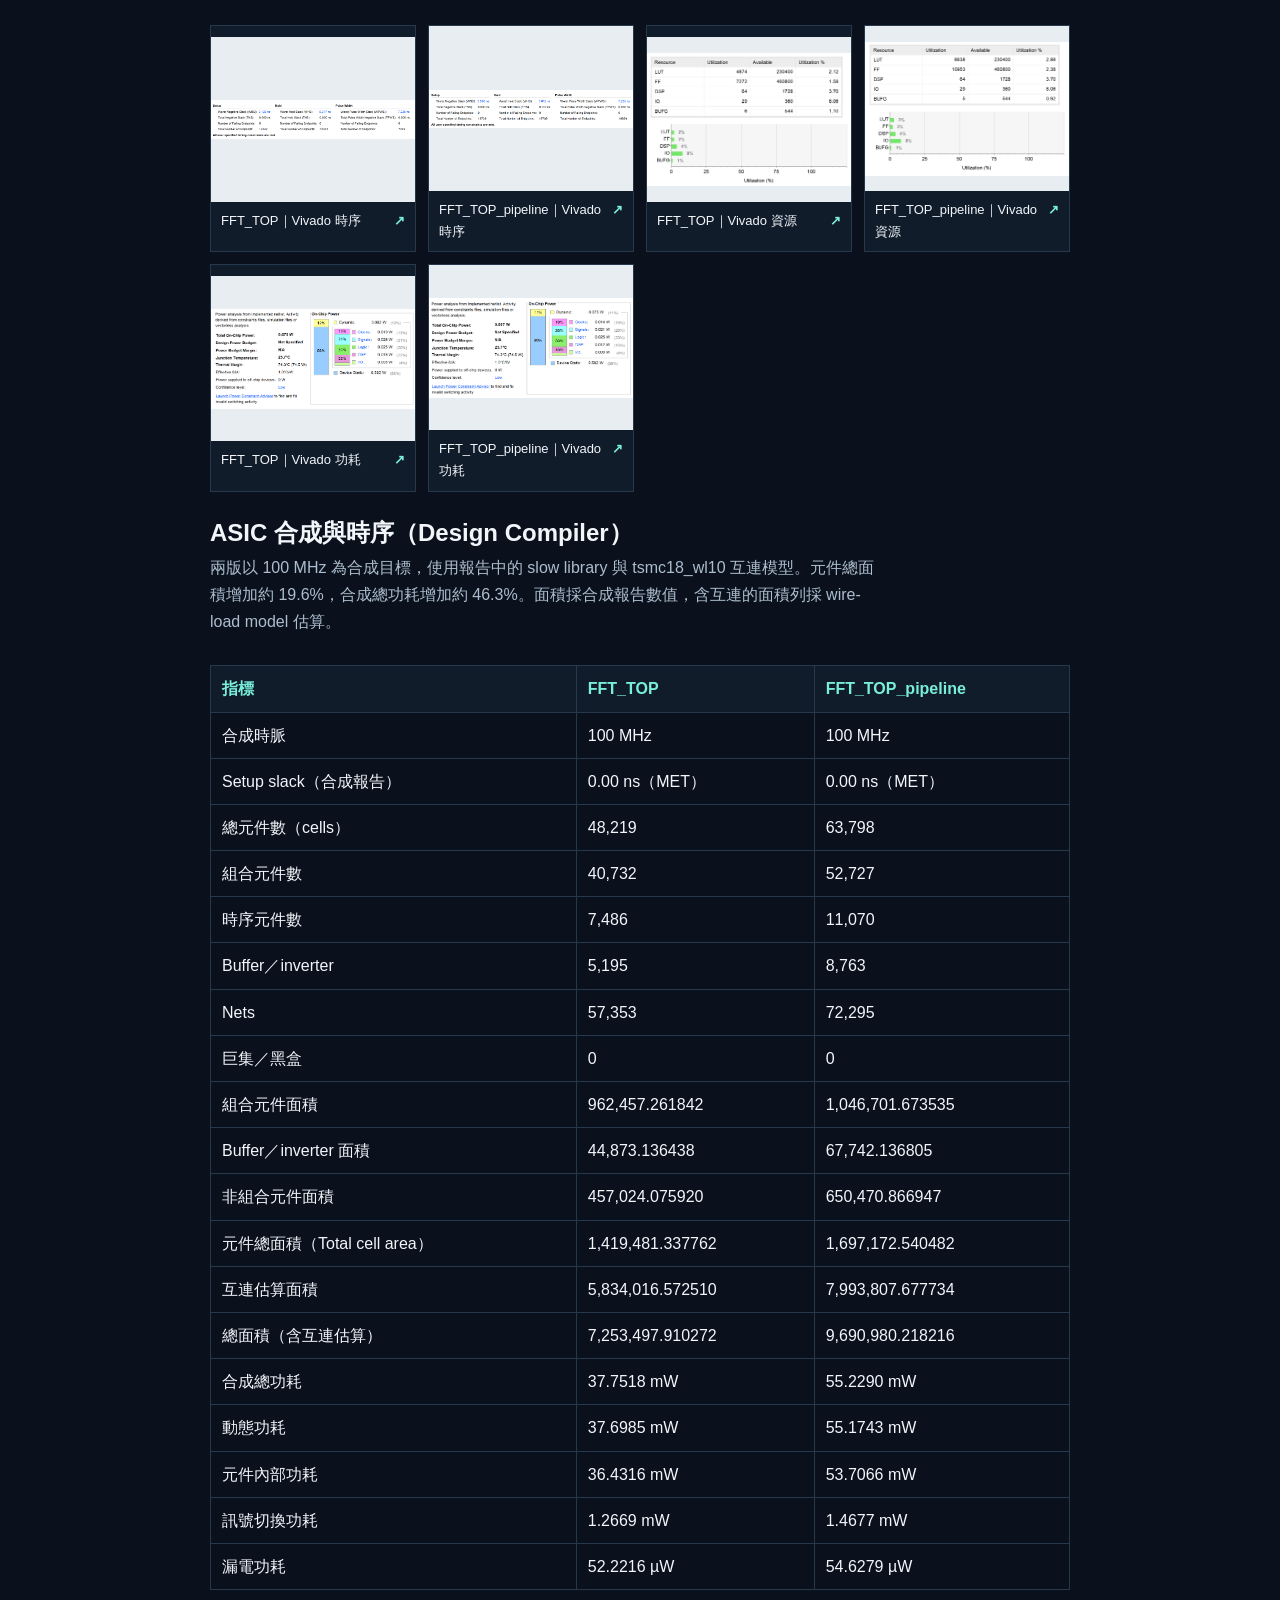
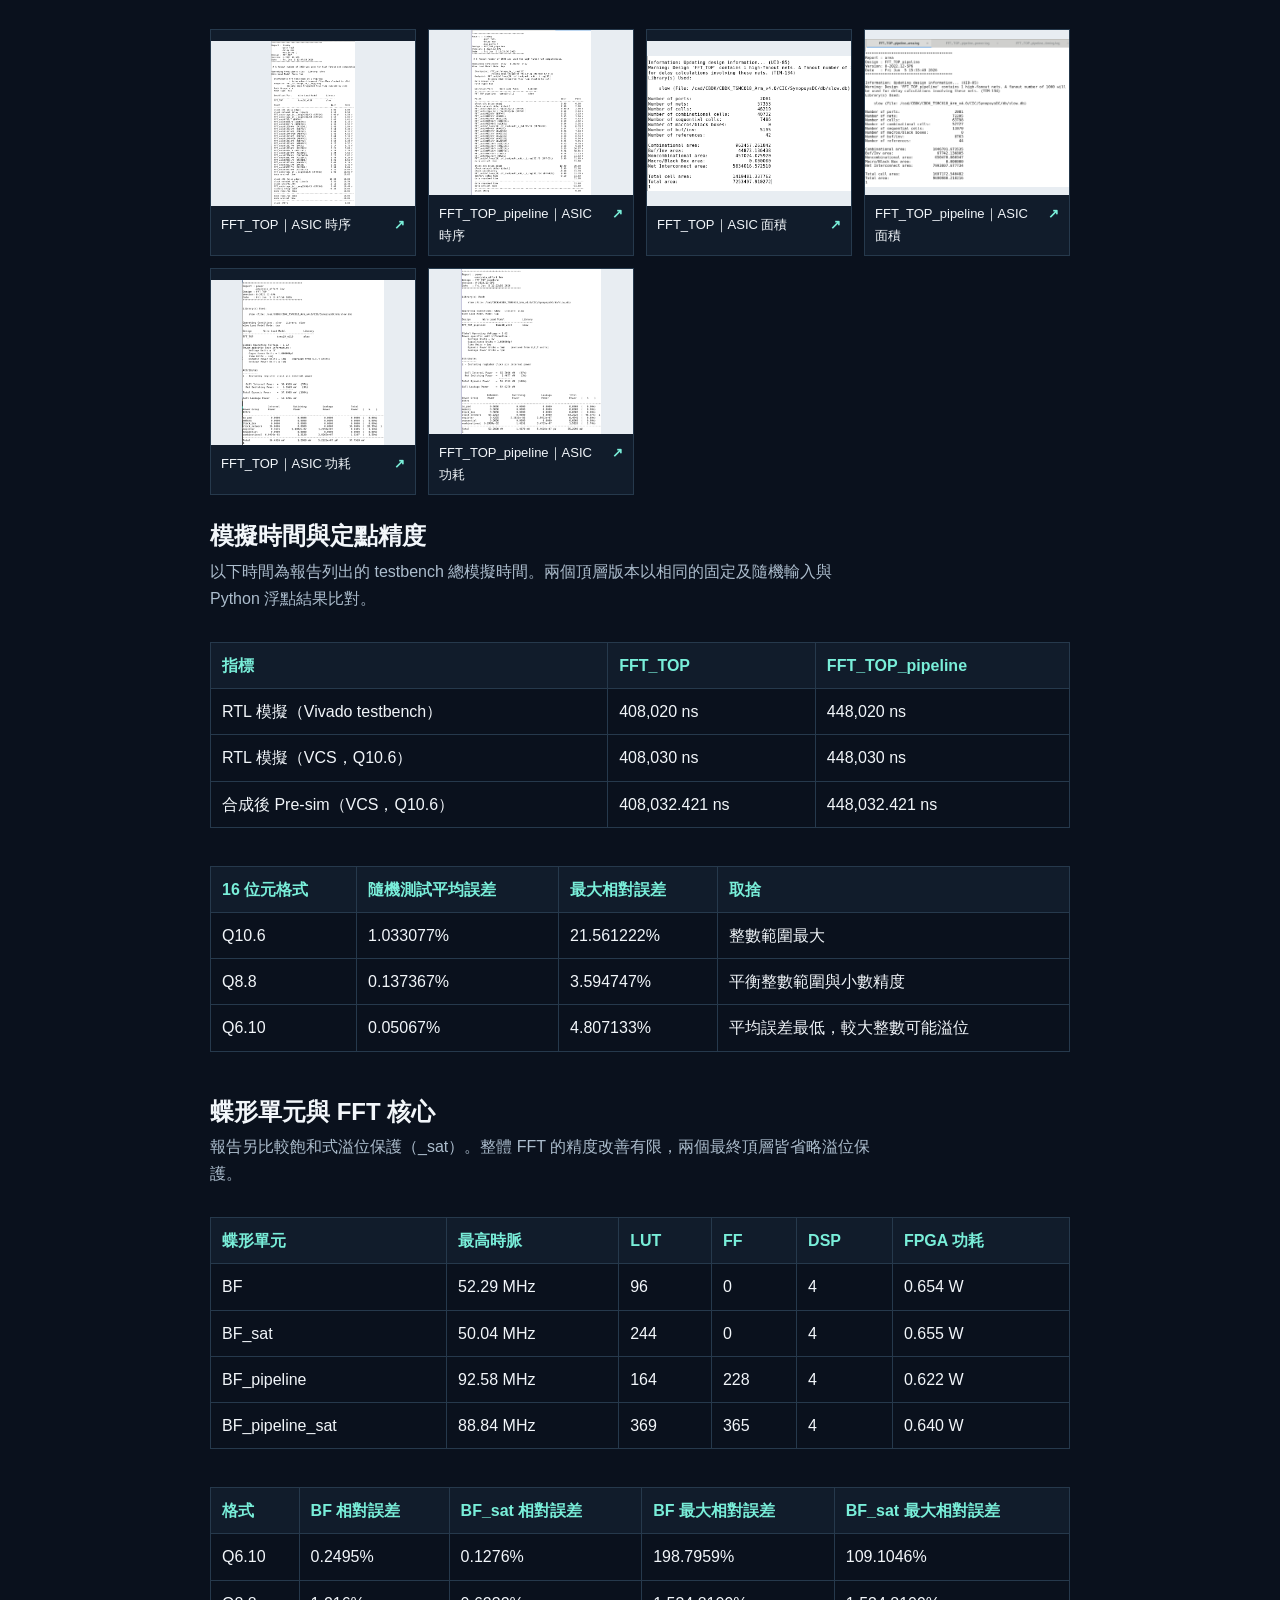
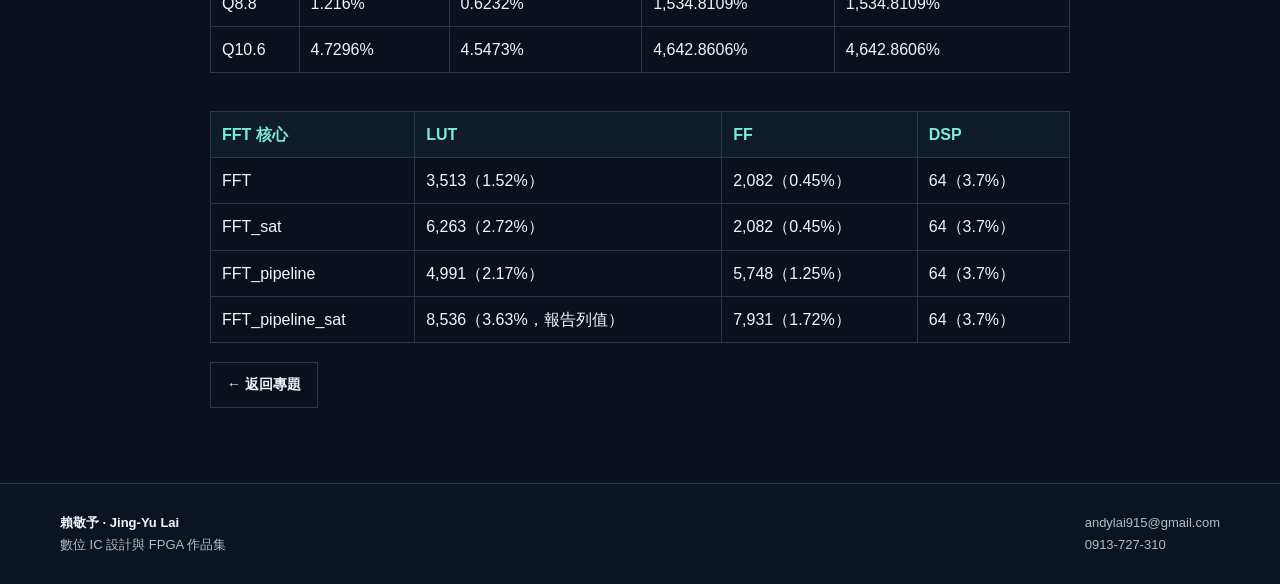
<file: fft-notes.html>
<!doctype html><html lang="zh-Hant"><head><meta charset="utf-8"><meta name="viewport" content="width=device-width, initial-scale=1"><meta name="robots" content="noindex, nofollow"><meta name="description" content="比較 FFT_TOP 與 FFT_TOP_pipeline 的實作。兩版維持同一套串列轉平行（SIPO）、位元反轉（BR）、五級 Radix-2 FFT 及平行轉串列（PISO）介面，I/O 腳位皆為 29。"><meta name="theme-color" content="#0a111d"><title>32-point FFT 架構與評估｜賴敬予</title><link rel="icon" type="image/svg+xml" href="assets/icon.svg"><link rel="stylesheet" href="site.css"><script src="site.js" defer></script></head><body><a class="skip" href="#main">跳至主要內容</a><header class="topbar"><div class="wrap"><a class="brand" href="index.html"><span class="mark" aria-hidden="true">JL</span><span>賴敬予<small>JING-YU LAI</small></span></a><nav class="nav" aria-label="主選單"><a href="index.html#portfolio">作品總覽</a><a class="contact-nav" href="index.html#contact">聯絡方式</a><a class="outline" href="assets/docs/resume-zh.pdf" target="_blank" rel="noopener">履歷 PDF ↗</a></nav></div></header><main id="main" class="wrap readable"><div class="crumb"><a href="index.html#portfolio">作品總覽</a> / <a href="hardware.html#entry-3">晶片與 FPGA 專題</a></div><div class="mono eyebrow">TECHNICAL NOTE</div><h1>32-point FFT 架構與評估</h1><p>比較 FFT_TOP 與 FFT_TOP_pipeline 的實作。兩版維持同一套串列轉平行（SIPO）、位元反轉（BR）、五級 Radix-2 FFT 及平行轉串列（PISO）介面，I/O 腳位皆為 29。</p><h2>頂層架構與總覽</h2>
    <p>管線版在蝶形運算內加入四級管線。單獨的蝶形單元由 52.29 MHz 提升至 92.58 MHz，但報告指出 SIPO、PISO 和 BR 可能限制整體時脈。頂層由 84.2 MHz 提升至 87.64 MHz，約增加 4.1%。</p>
    <div class="gallery"><button type="button" data-picture="assets/fft-top-comparison.png" data-label="FFT_TOP 與 FFT_TOP_pipeline 比較｜報告表 5.1" aria-label="放大：FFT_TOP 與 FFT_TOP_pipeline 比較｜報告表 5.1"><img src="assets/fft-top-comparison.png" alt="FFT_TOP 與 FFT_TOP_pipeline 比較｜報告表 5.1" loading="lazy"><span>FFT_TOP 與 FFT_TOP_pipeline 比較｜報告表 5.1 <b aria-hidden="true">↗</b></span></button><button type="button" data-picture="assets/fft-top-block.png" data-label="FFT_TOP｜Vivado Block Diagram" aria-label="放大：FFT_TOP｜Vivado Block Diagram"><img src="assets/fft-top-block.png" alt="FFT_TOP｜Vivado Block Diagram" loading="lazy"><span>FFT_TOP｜Vivado Block Diagram <b aria-hidden="true">↗</b></span></button><button type="button" data-picture="assets/fft-pipeline-block.png" data-label="FFT_TOP_pipeline｜Vivado Block Diagram" aria-label="放大：FFT_TOP_pipeline｜Vivado Block Diagram"><img src="assets/fft-pipeline-block.png" alt="FFT_TOP_pipeline｜Vivado Block Diagram" loading="lazy"><span>FFT_TOP_pipeline｜Vivado Block Diagram <b aria-hidden="true">↗</b></span></button></div>
    <h2>ZCU106 FPGA 實作</h2>
    <div class="table-wrap" role="region" aria-label="比較表" tabindex="0"><table><thead><tr><th scope="col">指標</th><th scope="col">FFT_TOP</th><th scope="col">FFT_TOP_pipeline</th></tr></thead><tbody><tr><th scope="row">最高時脈（ZCU106）</th><td>84.2 MHz</td><td>87.64 MHz</td></tr><tr><th scope="row">LUT</th><td>4,874（2.12%）</td><td>6,638（2.88%）</td></tr><tr><th scope="row">FF</th><td>7,272（1.58%）</td><td>10,953（2.38%）</td></tr><tr><th scope="row">DSP</th><td>64（3.70%）</td><td>64（3.70%）</td></tr><tr><th scope="row">I/O</th><td>29（8.06%）</td><td>29（8.06%）</td></tr><tr><th scope="row">BUFG</th><td>6（1.10%）</td><td>5（0.92%）</td></tr><tr><th scope="row">Setup slack（WNS）</th><td>3.123 ns</td><td>3.590 ns</td></tr><tr><th scope="row">Hold slack（WHS）</th><td>0.017 ns</td><td>0.012 ns</td></tr><tr><th scope="row">Pulse-width slack（WPWS）</th><td>7.225 ns</td><td>7.225 ns</td></tr><tr><th scope="row">Setup／hold／pulse-width 失敗端點</th><td>0／0／0</td><td>0／0／0</td></tr><tr><th scope="row">晶片總功耗估計</th><td>0.675 W</td><td>0.667 W</td></tr><tr><th scope="row">動態／靜態功耗估計</th><td>0.082 W／0.592 W</td><td>0.075 W／0.592 W</td></tr><tr><th scope="row">動態功耗：時脈／訊號／邏輯／DSP／I/O</th><td>0.010／0.026／0.025／0.018／0.003 W</td><td>0.014／0.021／0.025／0.012／0.003 W</td></tr><tr><th scope="row">結溫估計</th><td>25.7 °C</td><td>25.7 °C</td></tr></tbody></table></div>
    <p>管線版的 LUT 增加 36.2%，FF 增加 50.6%，DSP 均為 64 顆。Vivado 對兩份功耗估計均標示低信心度。</p>
    <div class="gallery"><button type="button" data-picture="assets/fft-top-fpga-timing.png" data-label="FFT_TOP｜Vivado 時序" aria-label="放大：FFT_TOP｜Vivado 時序"><img src="assets/fft-top-fpga-timing.png" alt="FFT_TOP｜Vivado 時序" loading="lazy"><span>FFT_TOP｜Vivado 時序 <b aria-hidden="true">↗</b></span></button><button type="button" data-picture="assets/fft-pipeline-fpga-timing.png" data-label="FFT_TOP_pipeline｜Vivado 時序" aria-label="放大：FFT_TOP_pipeline｜Vivado 時序"><img src="assets/fft-pipeline-fpga-timing.png" alt="FFT_TOP_pipeline｜Vivado 時序" loading="lazy"><span>FFT_TOP_pipeline｜Vivado 時序 <b aria-hidden="true">↗</b></span></button><button type="button" data-picture="assets/fft-top-fpga-utilization.png" data-label="FFT_TOP｜Vivado 資源" aria-label="放大：FFT_TOP｜Vivado 資源"><img src="assets/fft-top-fpga-utilization.png" alt="FFT_TOP｜Vivado 資源" loading="lazy"><span>FFT_TOP｜Vivado 資源 <b aria-hidden="true">↗</b></span></button><button type="button" data-picture="assets/fft-pipeline-fpga-utilization.png" data-label="FFT_TOP_pipeline｜Vivado 資源" aria-label="放大：FFT_TOP_pipeline｜Vivado 資源"><img src="assets/fft-pipeline-fpga-utilization.png" alt="FFT_TOP_pipeline｜Vivado 資源" loading="lazy"><span>FFT_TOP_pipeline｜Vivado 資源 <b aria-hidden="true">↗</b></span></button><button type="button" data-picture="assets/fft-top-fpga-power.png" data-label="FFT_TOP｜Vivado 功耗" aria-label="放大：FFT_TOP｜Vivado 功耗"><img src="assets/fft-top-fpga-power.png" alt="FFT_TOP｜Vivado 功耗" loading="lazy"><span>FFT_TOP｜Vivado 功耗 <b aria-hidden="true">↗</b></span></button><button type="button" data-picture="assets/fft-pipeline-fpga-power.png" data-label="FFT_TOP_pipeline｜Vivado 功耗" aria-label="放大：FFT_TOP_pipeline｜Vivado 功耗"><img src="assets/fft-pipeline-fpga-power.png" alt="FFT_TOP_pipeline｜Vivado 功耗" loading="lazy"><span>FFT_TOP_pipeline｜Vivado 功耗 <b aria-hidden="true">↗</b></span></button></div>
    <h2>ASIC 合成與時序（Design Compiler）</h2>
    <p>兩版以 100 MHz 為合成目標，使用報告中的 slow library 與 tsmc18_wl10 互連模型。元件總面積增加約 19.6%，合成總功耗增加約 46.3%。面積採合成報告數值，含互連的面積列採 wire-load model 估算。</p>
    <div class="table-wrap" role="region" aria-label="比較表" tabindex="0"><table><thead><tr><th scope="col">指標</th><th scope="col">FFT_TOP</th><th scope="col">FFT_TOP_pipeline</th></tr></thead><tbody><tr><th scope="row">合成時脈</th><td>100 MHz</td><td>100 MHz</td></tr><tr><th scope="row">Setup slack（合成報告）</th><td>0.00 ns（MET）</td><td>0.00 ns（MET）</td></tr><tr><th scope="row">總元件數（cells）</th><td>48,219</td><td>63,798</td></tr><tr><th scope="row">組合元件數</th><td>40,732</td><td>52,727</td></tr><tr><th scope="row">時序元件數</th><td>7,486</td><td>11,070</td></tr><tr><th scope="row">Buffer／inverter</th><td>5,195</td><td>8,763</td></tr><tr><th scope="row">Nets</th><td>57,353</td><td>72,295</td></tr><tr><th scope="row">巨集／黑盒</th><td>0</td><td>0</td></tr><tr><th scope="row">組合元件面積</th><td>962,457.261842</td><td>1,046,701.673535</td></tr><tr><th scope="row">Buffer／inverter 面積</th><td>44,873.136438</td><td>67,742.136805</td></tr><tr><th scope="row">非組合元件面積</th><td>457,024.075920</td><td>650,470.866947</td></tr><tr><th scope="row">元件總面積（Total cell area）</th><td>1,419,481.337762</td><td>1,697,172.540482</td></tr><tr><th scope="row">互連估算面積</th><td>5,834,016.572510</td><td>7,993,807.677734</td></tr><tr><th scope="row">總面積（含互連估算）</th><td>7,253,497.910272</td><td>9,690,980.218216</td></tr><tr><th scope="row">合成總功耗</th><td>37.7518 mW</td><td>55.2290 mW</td></tr><tr><th scope="row">動態功耗</th><td>37.6985 mW</td><td>55.1743 mW</td></tr><tr><th scope="row">元件內部功耗</th><td>36.4316 mW</td><td>53.7066 mW</td></tr><tr><th scope="row">訊號切換功耗</th><td>1.2669 mW</td><td>1.4677 mW</td></tr><tr><th scope="row">漏電功耗</th><td>52.2216 µW</td><td>54.6279 µW</td></tr></tbody></table></div>
    <div class="gallery"><button type="button" data-picture="assets/fft-top-asic-timing.png" data-label="FFT_TOP｜ASIC 時序" aria-label="放大：FFT_TOP｜ASIC 時序"><img src="assets/fft-top-asic-timing.png" alt="FFT_TOP｜ASIC 時序" loading="lazy"><span>FFT_TOP｜ASIC 時序 <b aria-hidden="true">↗</b></span></button><button type="button" data-picture="assets/fft-pipeline-asic-timing.png" data-label="FFT_TOP_pipeline｜ASIC 時序" aria-label="放大：FFT_TOP_pipeline｜ASIC 時序"><img src="assets/fft-pipeline-asic-timing.png" alt="FFT_TOP_pipeline｜ASIC 時序" loading="lazy"><span>FFT_TOP_pipeline｜ASIC 時序 <b aria-hidden="true">↗</b></span></button><button type="button" data-picture="assets/fft-top-asic-area.png" data-label="FFT_TOP｜ASIC 面積" aria-label="放大：FFT_TOP｜ASIC 面積"><img src="assets/fft-top-asic-area.png" alt="FFT_TOP｜ASIC 面積" loading="lazy"><span>FFT_TOP｜ASIC 面積 <b aria-hidden="true">↗</b></span></button><button type="button" data-picture="assets/fft-pipeline-asic-area.png" data-label="FFT_TOP_pipeline｜ASIC 面積" aria-label="放大：FFT_TOP_pipeline｜ASIC 面積"><img src="assets/fft-pipeline-asic-area.png" alt="FFT_TOP_pipeline｜ASIC 面積" loading="lazy"><span>FFT_TOP_pipeline｜ASIC 面積 <b aria-hidden="true">↗</b></span></button><button type="button" data-picture="assets/fft-top-asic-power.png" data-label="FFT_TOP｜ASIC 功耗" aria-label="放大：FFT_TOP｜ASIC 功耗"><img src="assets/fft-top-asic-power.png" alt="FFT_TOP｜ASIC 功耗" loading="lazy"><span>FFT_TOP｜ASIC 功耗 <b aria-hidden="true">↗</b></span></button><button type="button" data-picture="assets/fft-pipeline-asic-power.png" data-label="FFT_TOP_pipeline｜ASIC 功耗" aria-label="放大：FFT_TOP_pipeline｜ASIC 功耗"><img src="assets/fft-pipeline-asic-power.png" alt="FFT_TOP_pipeline｜ASIC 功耗" loading="lazy"><span>FFT_TOP_pipeline｜ASIC 功耗 <b aria-hidden="true">↗</b></span></button></div>
    <h2>模擬時間與定點精度</h2>
    <p>以下時間為報告列出的 testbench 總模擬時間。兩個頂層版本以相同的固定及隨機輸入與 Python 浮點結果比對。</p>
    <div class="table-wrap" role="region" aria-label="比較表" tabindex="0"><table><thead><tr><th scope="col">指標</th><th scope="col">FFT_TOP</th><th scope="col">FFT_TOP_pipeline</th></tr></thead><tbody><tr><th scope="row">RTL 模擬（Vivado testbench）</th><td>408,020 ns</td><td>448,020 ns</td></tr><tr><th scope="row">RTL 模擬（VCS，Q10.6）</th><td>408,030 ns</td><td>448,030 ns</td></tr><tr><th scope="row">合成後 Pre-sim（VCS，Q10.6）</th><td>408,032.421 ns</td><td>448,032.421 ns</td></tr></tbody></table></div>
    <div class="table-wrap" role="region" aria-label="比較表" tabindex="0"><table><thead><tr><th scope="col">16 位元格式</th><th scope="col">隨機測試平均誤差</th><th scope="col">最大相對誤差</th><th scope="col">取捨</th></tr></thead><tbody><tr><th scope="row">Q10.6</th><td>1.033077%</td><td>21.561222%</td><td>整數範圍最大</td></tr><tr><th scope="row">Q8.8</th><td>0.137367%</td><td>3.594747%</td><td>平衡整數範圍與小數精度</td></tr><tr><th scope="row">Q6.10</th><td>0.05067%</td><td>4.807133%</td><td>平均誤差最低，較大整數可能溢位</td></tr></tbody></table></div>
    <h2>蝶形單元與 FFT 核心</h2>
    <p>報告另比較飽和式溢位保護（_sat）。整體 FFT 的精度改善有限，兩個最終頂層皆省略溢位保護。</p>
    <div class="table-wrap" role="region" aria-label="比較表" tabindex="0"><table><thead><tr><th scope="col">蝶形單元</th><th scope="col">最高時脈</th><th scope="col">LUT</th><th scope="col">FF</th><th scope="col">DSP</th><th scope="col">FPGA 功耗</th></tr></thead><tbody><tr><th scope="row">BF</th><td>52.29 MHz</td><td>96</td><td>0</td><td>4</td><td>0.654 W</td></tr><tr><th scope="row">BF_sat</th><td>50.04 MHz</td><td>244</td><td>0</td><td>4</td><td>0.655 W</td></tr><tr><th scope="row">BF_pipeline</th><td>92.58 MHz</td><td>164</td><td>228</td><td>4</td><td>0.622 W</td></tr><tr><th scope="row">BF_pipeline_sat</th><td>88.84 MHz</td><td>369</td><td>365</td><td>4</td><td>0.640 W</td></tr></tbody></table></div>
    <div class="table-wrap" role="region" aria-label="比較表" tabindex="0"><table><thead><tr><th scope="col">格式</th><th scope="col">BF 相對誤差</th><th scope="col">BF_sat 相對誤差</th><th scope="col">BF 最大相對誤差</th><th scope="col">BF_sat 最大相對誤差</th></tr></thead><tbody><tr><th scope="row">Q6.10</th><td>0.2495%</td><td>0.1276%</td><td>198.7959%</td><td>109.1046%</td></tr><tr><th scope="row">Q8.8</th><td>1.216%</td><td>0.6232%</td><td>1,534.8109%</td><td>1,534.8109%</td></tr><tr><th scope="row">Q10.6</th><td>4.7296%</td><td>4.5473%</td><td>4,642.8606%</td><td>4,642.8606%</td></tr></tbody></table></div>
    <div class="table-wrap" role="region" aria-label="比較表" tabindex="0"><table><thead><tr><th scope="col">FFT 核心</th><th scope="col">LUT</th><th scope="col">FF</th><th scope="col">DSP</th></tr></thead><tbody><tr><th scope="row">FFT</th><td>3,513（1.52%）</td><td>2,082（0.45%）</td><td>64（3.7%）</td></tr><tr><th scope="row">FFT_sat</th><td>6,263（2.72%）</td><td>2,082（0.45%）</td><td>64（3.7%）</td></tr><tr><th scope="row">FFT_pipeline</th><td>4,991（2.17%）</td><td>5,748（1.25%）</td><td>64（3.7%）</td></tr><tr><th scope="row">FFT_pipeline_sat</th><td>8,536（3.63%，報告列值）</td><td>7,931（1.72%）</td><td>64（3.7%）</td></tr></tbody></table></div><a class="outline" href="hardware.html#entry-3">← 返回專題</a></main><footer class="footer" id="contact"><div class="wrap"><div><strong>賴敬予 · Jing-Yu Lai</strong><br>數位 IC 設計與 FPGA 作品集</div><div><a href="mailto:andylai915@gmail.com">andylai915@gmail.com</a><br><a href="tel:+886913727310">0913-727-310</a></div></div></footer><dialog class="viewer" id="image-viewer" aria-label="放大圖片"><header><span></span><div class="viewer-actions"><a class="outline" target="_blank" rel="noopener">原始尺寸 ↗</a><form method="dialog"><button>關閉</button></form></div></header><img alt=""></dialog></body></html>
</file>
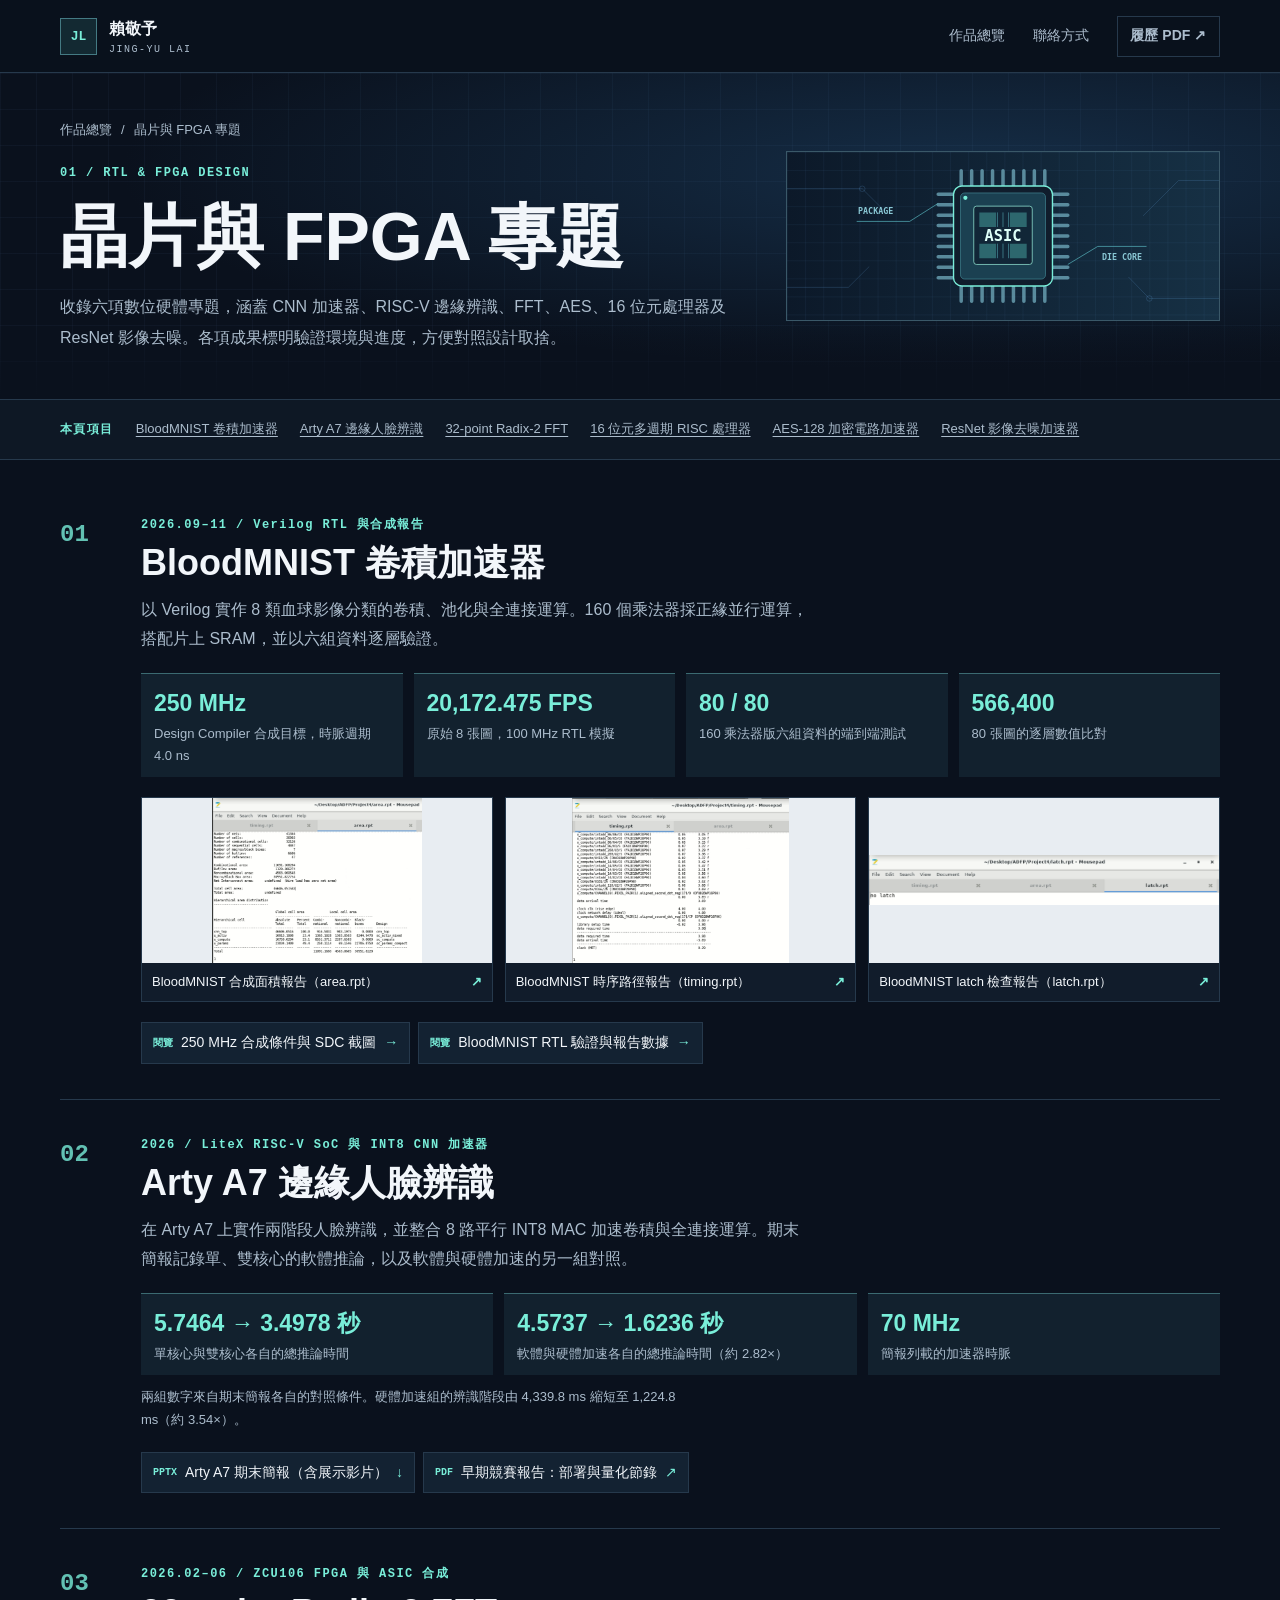
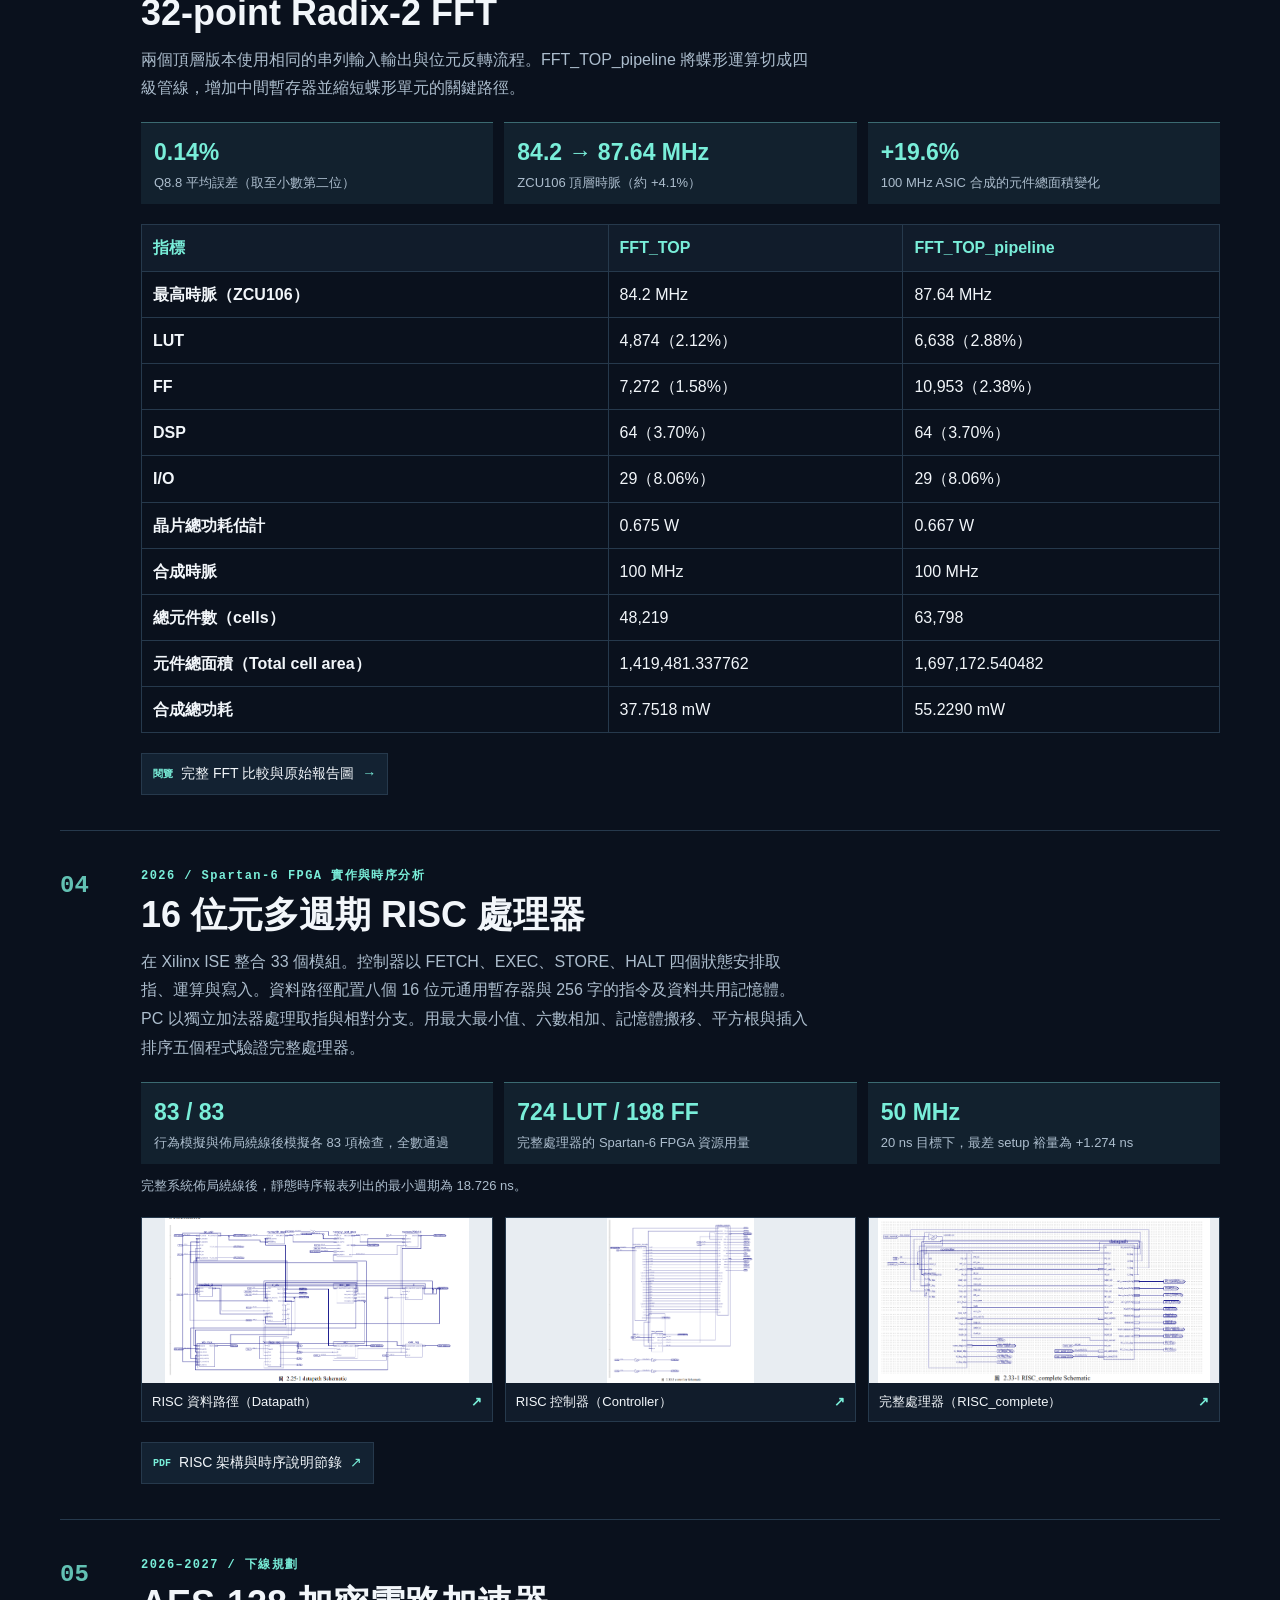
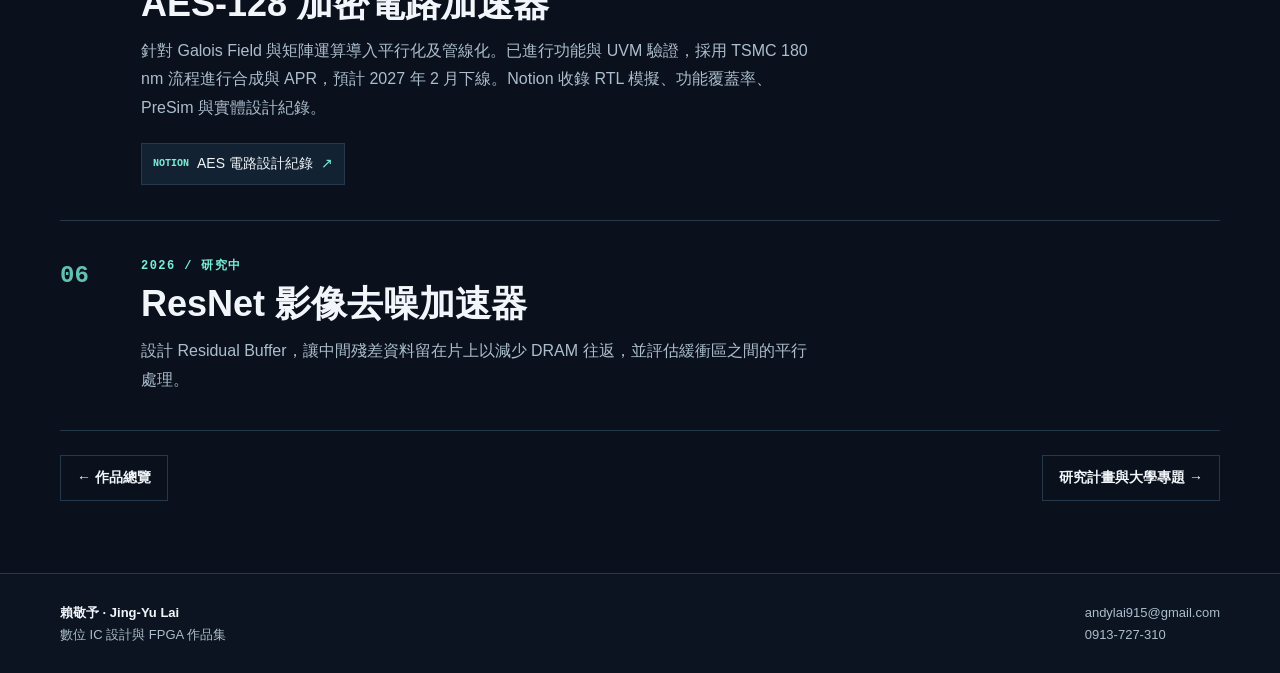
<file: hardware.html>
<!doctype html><html lang="zh-Hant"><head><meta charset="utf-8"><meta name="viewport" content="width=device-width, initial-scale=1"><meta name="robots" content="noindex, nofollow"><meta name="description" content="從 RTL 資料路徑、片上記憶體到板端推論與合成驗證。"><meta name="theme-color" content="#0a111d"><title>晶片與 FPGA 專題｜賴敬予</title><link rel="icon" type="image/svg+xml" href="assets/icon.svg"><link rel="stylesheet" href="site.css"><script src="site.js" defer></script></head><body><a class="skip" href="#main">跳至主要內容</a><header class="topbar"><div class="wrap"><a class="brand" href="index.html"><span class="mark" aria-hidden="true">JL</span><span>賴敬予<small>JING-YU LAI</small></span></a><nav class="nav" aria-label="主選單"><a href="index.html#portfolio">作品總覽</a><a class="contact-nav" href="index.html#contact">聯絡方式</a><a class="outline" href="assets/docs/resume-zh.pdf" target="_blank" rel="noopener">履歷 PDF ↗</a></nav></div></header><main id="main"><section class="detail-hero grid-bg"><div class="wrap"><div><div class="crumb"><a href="index.html#portfolio">作品總覽</a><span aria-hidden="true">/</span><span>晶片與 FPGA 專題</span></div><div class="mono">01 / RTL &amp; FPGA DESIGN</div><h1>晶片與 FPGA 專題</h1><p>收錄六項數位硬體專題，涵蓋 CNN 加速器、RISC-V 邊緣辨識、FFT、AES、16 位元處理器及 ResNet 影像去噪。各項成果標明驗證環境與進度，方便對照設計取捨。</p></div><img src="assets/asic.svg" alt="ASIC 封裝、晶粒與金屬引腳示意圖"></div></section><nav class="indexline" aria-label="分類項目"><div class="wrap"><strong class="mono">本頁項目</strong><a href="#entry-1">BloodMNIST 卷積加速器</a><a href="#entry-2">Arty A7 邊緣人臉辨識</a><a href="#entry-3">32-point Radix-2 FFT</a><a href="#entry-4">16 位元多週期 RISC 處理器</a><a href="#entry-5">AES-128 加密電路加速器</a><a href="#entry-6">ResNet 影像去噪加速器</a></div></nav><section class="wrap entries" aria-label="作品詳細資料"><article class="entry" id="entry-1"><div class="entry-id" aria-hidden="true">01</div><div><div class="mono">2026.09–11 / Verilog RTL 與合成報告</div><h2>BloodMNIST 卷積加速器</h2><p>以 Verilog 實作 8 類血球影像分類的卷積、池化與全連接運算。160 個乘法器採正緣並行運算，搭配片上 SRAM，並以六組資料逐層驗證。</p><div class="metrics"><div class="metric"><strong>250 MHz</strong><span>Design Compiler 合成目標，時脈週期 4.0 ns</span></div><div class="metric"><strong>20,172.475 FPS</strong><span>原始 8 張圖，100 MHz RTL 模擬</span></div><div class="metric"><strong>80 / 80</strong><span>160 乘法器版六組資料的端到端測試</span></div><div class="metric"><strong>566,400</strong><span>80 張圖的逐層數值比對</span></div></div><div class="gallery"><button type="button" data-picture="assets/blood-area.png" data-label="BloodMNIST 合成面積報告（area.rpt）" aria-label="放大：BloodMNIST 合成面積報告（area.rpt）"><img src="assets/blood-area.png" alt="BloodMNIST 合成面積報告（area.rpt）" loading="lazy"><span>BloodMNIST 合成面積報告（area.rpt） <b aria-hidden="true">↗</b></span></button><button type="button" data-picture="assets/blood-timing.png" data-label="BloodMNIST 時序路徑報告（timing.rpt）" aria-label="放大：BloodMNIST 時序路徑報告（timing.rpt）"><img src="assets/blood-timing.png" alt="BloodMNIST 時序路徑報告（timing.rpt）" loading="lazy"><span>BloodMNIST 時序路徑報告（timing.rpt） <b aria-hidden="true">↗</b></span></button><button type="button" data-picture="assets/blood-latch.png" data-label="BloodMNIST latch 檢查報告（latch.rpt）" aria-label="放大：BloodMNIST latch 檢查報告（latch.rpt）"><img src="assets/blood-latch.png" alt="BloodMNIST latch 檢查報告（latch.rpt）" loading="lazy"><span>BloodMNIST latch 檢查報告（latch.rpt） <b aria-hidden="true">↗</b></span></button></div><div class="docs"><a href="blood-validation.html#sdc"><b>閱覽</b>250 MHz 合成條件與 SDC 截圖<span class="open" aria-hidden="true">→</span></a><a href="blood-validation.html"><b>閱覽</b>BloodMNIST RTL 驗證與報告數據<span class="open" aria-hidden="true">→</span></a></div></div></article><article class="entry" id="entry-2"><div class="entry-id" aria-hidden="true">02</div><div><div class="mono">2026 / LiteX RISC-V SoC 與 INT8 CNN 加速器</div><h2>Arty A7 邊緣人臉辨識</h2><p>在 Arty A7 上實作兩階段人臉辨識，並整合 8 路平行 INT8 MAC 加速卷積與全連接運算。期末簡報記錄單、雙核心的軟體推論，以及軟體與硬體加速的另一組對照。</p><div class="metrics"><div class="metric"><strong>5.7464 → 3.4978 秒</strong><span>單核心與雙核心各自的總推論時間</span></div><div class="metric"><strong>4.5737 → 1.6236 秒</strong><span>軟體與硬體加速各自的總推論時間（約 2.82×）</span></div><div class="metric"><strong>70 MHz</strong><span>簡報列載的加速器時脈</span></div></div><p class="note">兩組數字來自期末簡報各自的對照條件。硬體加速組的辨識階段由 4,339.8 ms 縮短至 1,224.8 ms（約 3.54×）。</p><div class="docs"><a href="assets/docs/Arty-A7.pptx" download><b>PPTX</b>Arty A7 期末簡報（含展示影片）<span class="open" aria-hidden="true">↓</span></a><a href="assets/docs/edge-2026.pdf" target="_blank" rel="noopener"><b>PDF</b>早期競賽報告：部署與量化節錄<span class="open" aria-hidden="true">↗</span></a></div></div></article><article class="entry" id="entry-3"><div class="entry-id" aria-hidden="true">03</div><div><div class="mono">2026.02–06 / ZCU106 FPGA 與 ASIC 合成</div><h2>32-point Radix-2 FFT</h2><p>兩個頂層版本使用相同的串列輸入輸出與位元反轉流程。FFT_TOP_pipeline 將蝶形運算切成四級管線，增加中間暫存器並縮短蝶形單元的關鍵路徑。</p><div class="metrics"><div class="metric"><strong>0.14%</strong><span>Q8.8 平均誤差（取至小數第二位）</span></div><div class="metric"><strong>84.2 → 87.64 MHz</strong><span>ZCU106 頂層時脈（約 +4.1%）</span></div><div class="metric"><strong>+19.6%</strong><span>100 MHz ASIC 合成的元件總面積變化</span></div></div><div class="table-wrap" role="region" aria-label="比較表" tabindex="0"><table><thead><tr><th scope="col">指標</th><th scope="col">FFT_TOP</th><th scope="col">FFT_TOP_pipeline</th></tr></thead><tbody><tr><th scope="row">最高時脈（ZCU106）</th><td>84.2 MHz</td><td>87.64 MHz</td></tr><tr><th scope="row">LUT</th><td>4,874（2.12%）</td><td>6,638（2.88%）</td></tr><tr><th scope="row">FF</th><td>7,272（1.58%）</td><td>10,953（2.38%）</td></tr><tr><th scope="row">DSP</th><td>64（3.70%）</td><td>64（3.70%）</td></tr><tr><th scope="row">I/O</th><td>29（8.06%）</td><td>29（8.06%）</td></tr><tr><th scope="row">晶片總功耗估計</th><td>0.675 W</td><td>0.667 W</td></tr><tr><th scope="row">合成時脈</th><td>100 MHz</td><td>100 MHz</td></tr><tr><th scope="row">總元件數（cells）</th><td>48,219</td><td>63,798</td></tr><tr><th scope="row">元件總面積（Total cell area）</th><td>1,419,481.337762</td><td>1,697,172.540482</td></tr><tr><th scope="row">合成總功耗</th><td>37.7518 mW</td><td>55.2290 mW</td></tr></tbody></table></div><div class="docs"><a href="fft-notes.html"><b>閱覽</b>完整 FFT 比較與原始報告圖<span class="open" aria-hidden="true">→</span></a></div></div></article><article class="entry" id="entry-4"><div class="entry-id" aria-hidden="true">04</div><div><div class="mono">2026 / Spartan-6 FPGA 實作與時序分析</div><h2>16 位元多週期 RISC 處理器</h2><p>在 Xilinx ISE 整合 33 個模組。控制器以 FETCH、EXEC、STORE、HALT 四個狀態安排取指、運算與寫入。資料路徑配置八個 16 位元通用暫存器與 256 字的指令及資料共用記憶體。PC 以獨立加法器處理取指與相對分支。用最大最小值、六數相加、記憶體搬移、平方根與插入排序五個程式驗證完整處理器。</p><div class="metrics"><div class="metric"><strong>83 / 83</strong><span>行為模擬與佈局繞線後模擬各 83 項檢查，全數通過</span></div><div class="metric"><strong>724 LUT / 198 FF</strong><span>完整處理器的 Spartan-6 FPGA 資源用量</span></div><div class="metric"><strong>50 MHz</strong><span>20 ns 目標下，最差 setup 裕量為 +1.274 ns</span></div></div><p class="note">完整系統佈局繞線後，靜態時序報表列出的最小週期為 18.726 ns。</p><div class="gallery"><button type="button" data-picture="assets/risc-datapath.png" data-label="RISC 資料路徑（Datapath）" aria-label="放大：RISC 資料路徑（Datapath）"><img src="assets/risc-datapath.png" alt="RISC 資料路徑（Datapath）" loading="lazy"><span>RISC 資料路徑（Datapath） <b aria-hidden="true">↗</b></span></button><button type="button" data-picture="assets/risc-controller.png" data-label="RISC 控制器（Controller）" aria-label="放大：RISC 控制器（Controller）"><img src="assets/risc-controller.png" alt="RISC 控制器（Controller）" loading="lazy"><span>RISC 控制器（Controller） <b aria-hidden="true">↗</b></span></button><button type="button" data-picture="assets/risc-complete.png" data-label="完整處理器（RISC_complete）" aria-label="放大：完整處理器（RISC_complete）"><img src="assets/risc-complete.png" alt="完整處理器（RISC_complete）" loading="lazy"><span>完整處理器（RISC_complete） <b aria-hidden="true">↗</b></span></button></div><div class="docs"><a href="assets/docs/risc16.pdf" target="_blank" rel="noopener"><b>PDF</b>RISC 架構與時序說明節錄<span class="open" aria-hidden="true">↗</span></a></div></div></article><article class="entry" id="entry-5"><div class="entry-id" aria-hidden="true">05</div><div><div class="mono">2026–2027 / 下線規劃</div><h2>AES-128 加密電路加速器</h2><p>針對 Galois Field 與矩陣運算導入平行化及管線化。已進行功能與 UVM 驗證，採用 TSMC 180 nm 流程進行合成與 APR，預計 2027 年 2 月下線。Notion 收錄 RTL 模擬、功能覆蓋率、PreSim 與實體設計紀錄。</p><div class="docs"><a href="https://app.notion.com/p/AES-3ab9485d72b7802bbc47e430613afb5c" target="_blank" rel="noopener"><b>NOTION</b>AES 電路設計紀錄<span class="open" aria-hidden="true">↗</span></a></div></div></article><article class="entry" id="entry-6"><div class="entry-id" aria-hidden="true">06</div><div><div class="mono">2026 / 研究中</div><h2>ResNet 影像去噪加速器</h2><p>設計 Residual Buffer，讓中間殘差資料留在片上以減少 DRAM 往返，並評估緩衝區之間的平行處理。</p></div></article><div class="bottom-nav"><a class="outline" href="index.html#portfolio">← 作品總覽</a><a class="outline" href="research.html">研究計畫與大學專題 →</a></div></section></main><footer class="footer" id="contact"><div class="wrap"><div><strong>賴敬予 · Jing-Yu Lai</strong><br>數位 IC 設計與 FPGA 作品集</div><div><a href="mailto:andylai915@gmail.com">andylai915@gmail.com</a><br><a href="tel:+886913727310">0913-727-310</a></div></div></footer><dialog class="viewer" id="image-viewer" aria-label="放大圖片"><header><span></span><div class="viewer-actions"><a class="outline" target="_blank" rel="noopener">原始尺寸 ↗</a><form method="dialog"><button>關閉</button></form></div></header><img alt=""></dialog></body></html>
</file>
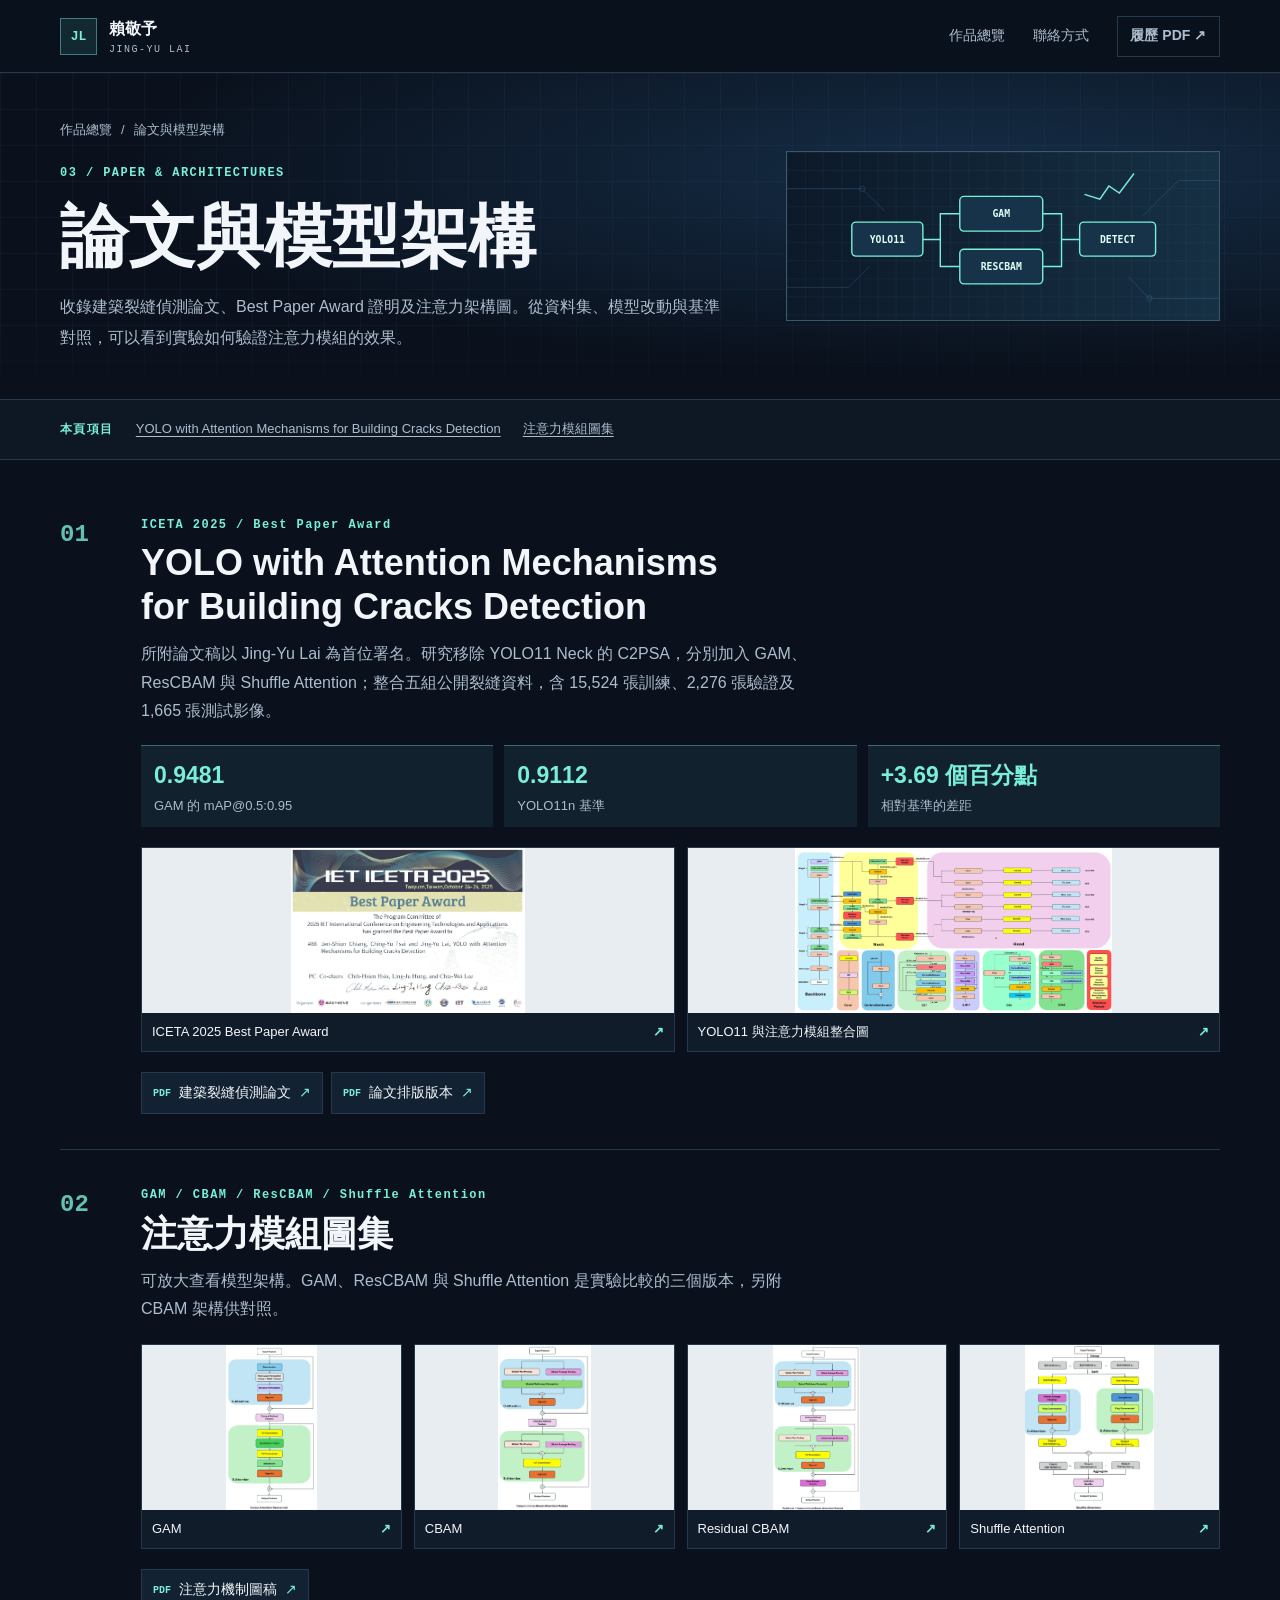
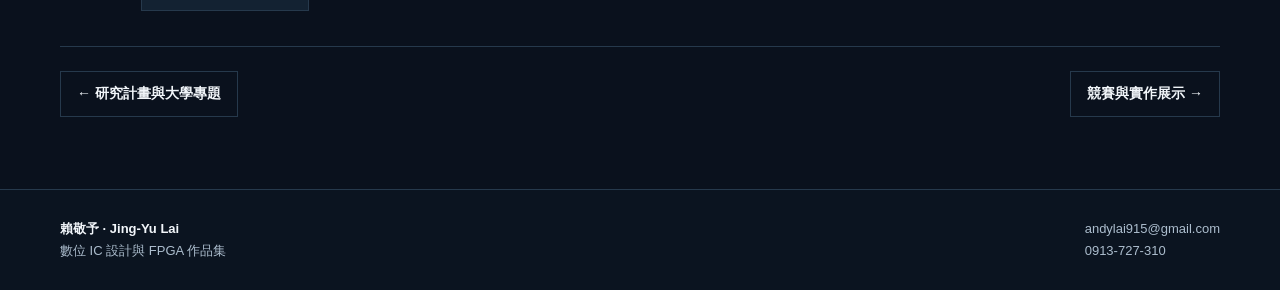
<file: publication.html>
<!doctype html><html lang="zh-Hant"><head><meta charset="utf-8"><meta name="viewport" content="width=device-width, initial-scale=1"><meta name="robots" content="noindex, nofollow"><meta name="description" content="ICETA 2025 Best Paper Award、YOLO11 改良與注意力模組。"><meta name="theme-color" content="#0a111d"><title>論文與模型架構｜賴敬予</title><link rel="icon" type="image/svg+xml" href="assets/icon.svg"><link rel="stylesheet" href="site.css"><script src="site.js" defer></script></head><body><a class="skip" href="#main">跳至主要內容</a><header class="topbar"><div class="wrap"><a class="brand" href="index.html"><span class="mark" aria-hidden="true">JL</span><span>賴敬予<small>JING-YU LAI</small></span></a><nav class="nav" aria-label="主選單"><a href="index.html#portfolio">作品總覽</a><a class="contact-nav" href="index.html#contact">聯絡方式</a><a class="outline" href="assets/docs/resume-zh.pdf" target="_blank" rel="noopener">履歷 PDF ↗</a></nav></div></header><main id="main"><section class="detail-hero grid-bg"><div class="wrap"><div><div class="crumb"><a href="index.html#portfolio">作品總覽</a><span aria-hidden="true">/</span><span>論文與模型架構</span></div><div class="mono">03 / PAPER &amp; ARCHITECTURES</div><h1>論文與模型架構</h1><p>收錄建築裂縫偵測論文、Best Paper Award 證明及注意力架構圖。從資料集、模型改動與基準對照，可以看到實驗如何驗證注意力模組的效果。</p></div><img src="assets/paper.svg" alt="帶有注意力模組的模型節點與裂縫軌跡示意"></div></section><nav class="indexline" aria-label="分類項目"><div class="wrap"><strong class="mono">本頁項目</strong><a href="#entry-1">YOLO with Attention Mechanisms for Building Cracks Detection</a><a href="#entry-2">注意力模組圖集</a></div></nav><section class="wrap entries" aria-label="作品詳細資料"><article class="entry" id="entry-1"><div class="entry-id" aria-hidden="true">01</div><div><div class="mono">ICETA 2025 / Best Paper Award</div><h2>YOLO with Attention Mechanisms for Building Cracks Detection</h2><p>所附論文稿以 Jing-Yu Lai 為首位署名。研究移除 YOLO11 Neck 的 C2PSA，分別加入 GAM、ResCBAM 與 Shuffle Attention；整合五組公開裂縫資料，含 15,524 張訓練、2,276 張驗證及 1,665 張測試影像。</p><div class="metrics"><div class="metric"><strong>0.9481</strong><span>GAM 的 mAP@0.5:0.95</span></div><div class="metric"><strong>0.9112</strong><span>YOLO11n 基準</span></div><div class="metric"><strong>+3.69 個百分點</strong><span>相對基準的差距</span></div></div><div class="gallery"><button type="button" data-picture="assets/best-paper.webp" data-label="ICETA 2025 Best Paper Award" aria-label="放大：ICETA 2025 Best Paper Award"><img src="assets/best-paper.webp" alt="ICETA 2025 Best Paper Award" loading="lazy"><span>ICETA 2025 Best Paper Award <b aria-hidden="true">↗</b></span></button><button type="button" data-picture="assets/yolo.webp" data-label="YOLO11 與注意力模組整合圖" aria-label="放大：YOLO11 與注意力模組整合圖"><img src="assets/yolo.webp" alt="YOLO11 與注意力模組整合圖" loading="lazy"><span>YOLO11 與注意力模組整合圖 <b aria-hidden="true">↗</b></span></button></div><div class="docs"><a href="assets/docs/yolo-paper.pdf" target="_blank" rel="noopener"><b>PDF</b>建築裂縫偵測論文<span class="open" aria-hidden="true">↗</span></a><a href="assets/docs/yolo-typeset.pdf" target="_blank" rel="noopener"><b>PDF</b>論文排版版本<span class="open" aria-hidden="true">↗</span></a></div></div></article><article class="entry" id="entry-2"><div class="entry-id" aria-hidden="true">02</div><div><div class="mono">GAM / CBAM / ResCBAM / Shuffle Attention</div><h2>注意力模組圖集</h2><p>可放大查看模型架構。GAM、ResCBAM 與 Shuffle Attention 是實驗比較的三個版本，另附 CBAM 架構供對照。</p><div class="gallery"><button type="button" data-picture="assets/gam.webp" data-label="GAM" aria-label="放大：GAM"><img src="assets/gam.webp" alt="GAM" loading="lazy"><span>GAM <b aria-hidden="true">↗</b></span></button><button type="button" data-picture="assets/cbam.webp" data-label="CBAM" aria-label="放大：CBAM"><img src="assets/cbam.webp" alt="CBAM" loading="lazy"><span>CBAM <b aria-hidden="true">↗</b></span></button><button type="button" data-picture="assets/res-cbam.webp" data-label="Residual CBAM" aria-label="放大：Residual CBAM"><img src="assets/res-cbam.webp" alt="Residual CBAM" loading="lazy"><span>Residual CBAM <b aria-hidden="true">↗</b></span></button><button type="button" data-picture="assets/sa.webp" data-label="Shuffle Attention" aria-label="放大：Shuffle Attention"><img src="assets/sa.webp" alt="Shuffle Attention" loading="lazy"><span>Shuffle Attention <b aria-hidden="true">↗</b></span></button></div><div class="docs"><a href="assets/docs/attention.pdf" target="_blank" rel="noopener"><b>PDF</b>注意力機制圖稿<span class="open" aria-hidden="true">↗</span></a></div></div></article><div class="bottom-nav"><a class="outline" href="research.html">← 研究計畫與大學專題</a><a class="outline" href="competitions.html">競賽與實作展示 →</a></div></section></main><footer class="footer" id="contact"><div class="wrap"><div><strong>賴敬予 · Jing-Yu Lai</strong><br>數位 IC 設計與 FPGA 作品集</div><div><a href="mailto:andylai915@gmail.com">andylai915@gmail.com</a><br><a href="tel:+886913727310">0913-727-310</a></div></div></footer><dialog class="viewer" id="image-viewer" aria-label="放大圖片"><header><span></span><div class="viewer-actions"><a class="outline" target="_blank" rel="noopener">原始尺寸 ↗</a><form method="dialog"><button>關閉</button></form></div></header><img alt=""></dialog></body></html>
</file>
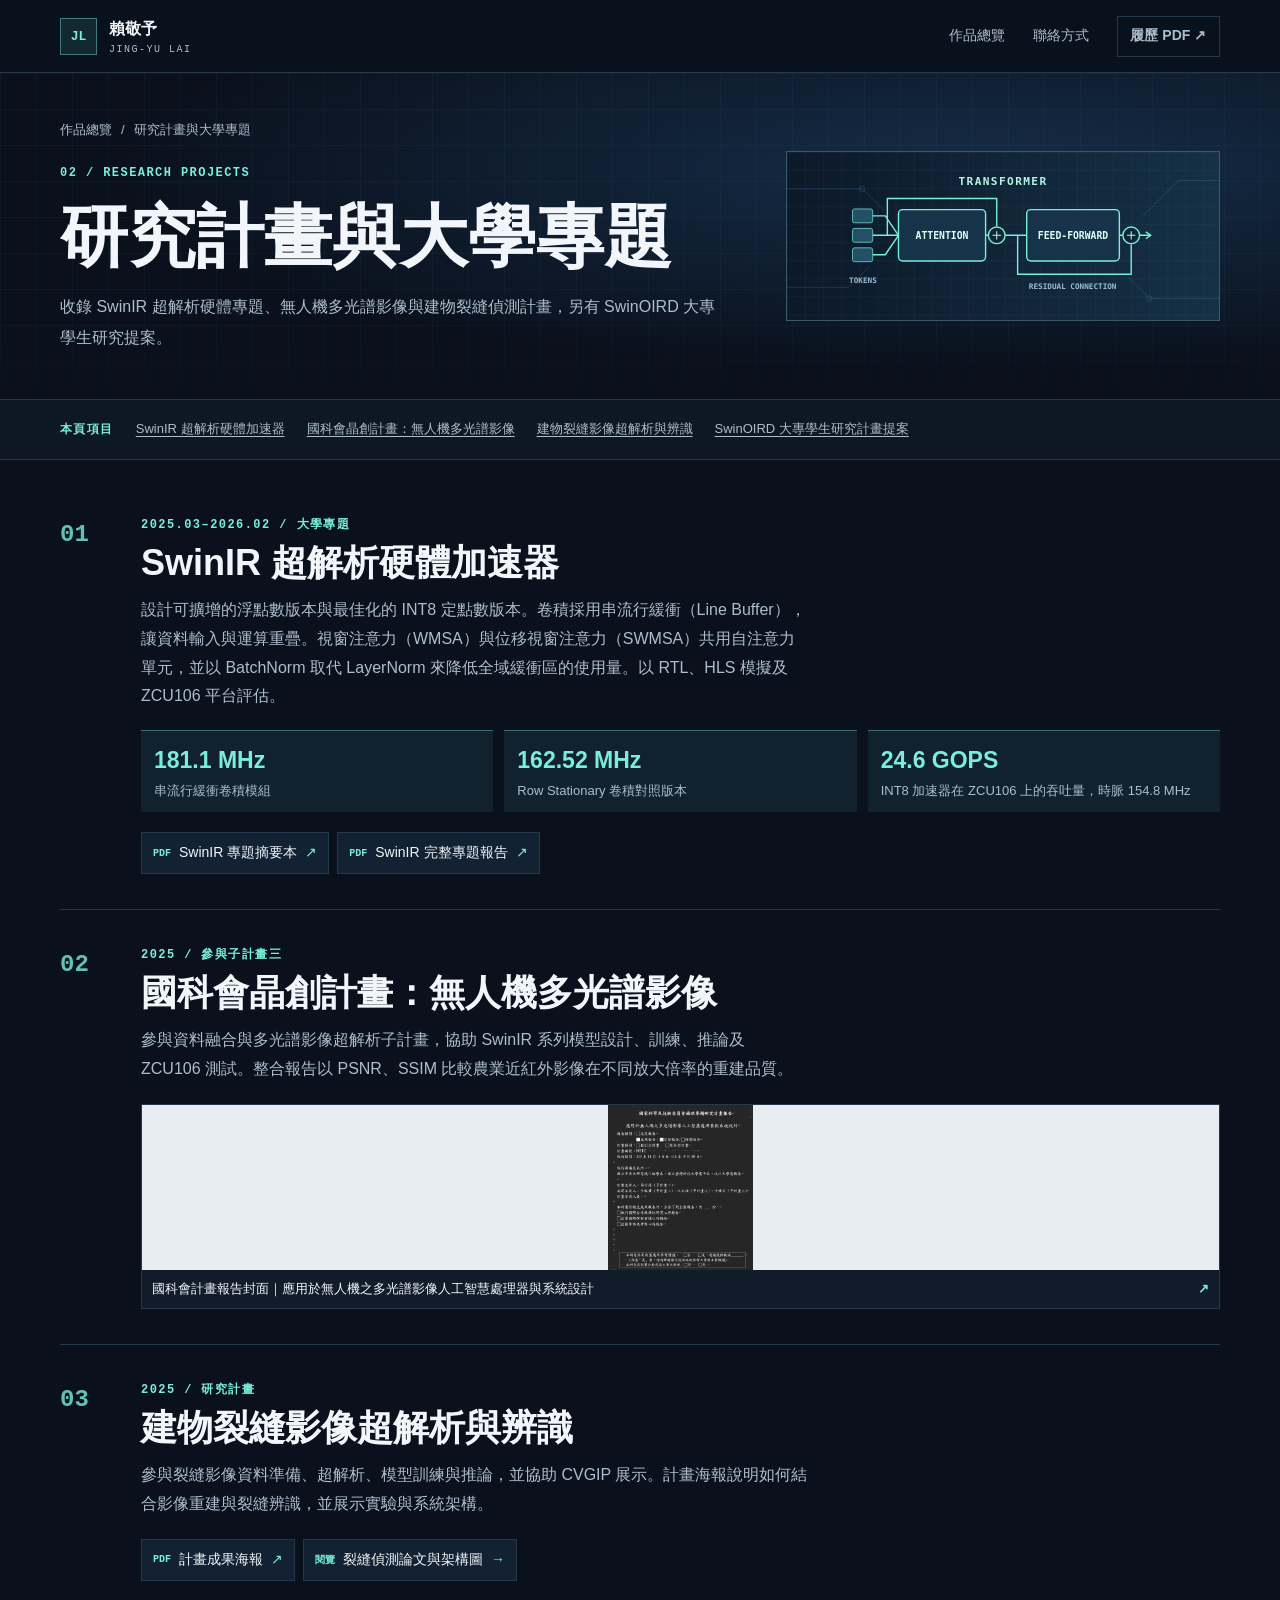
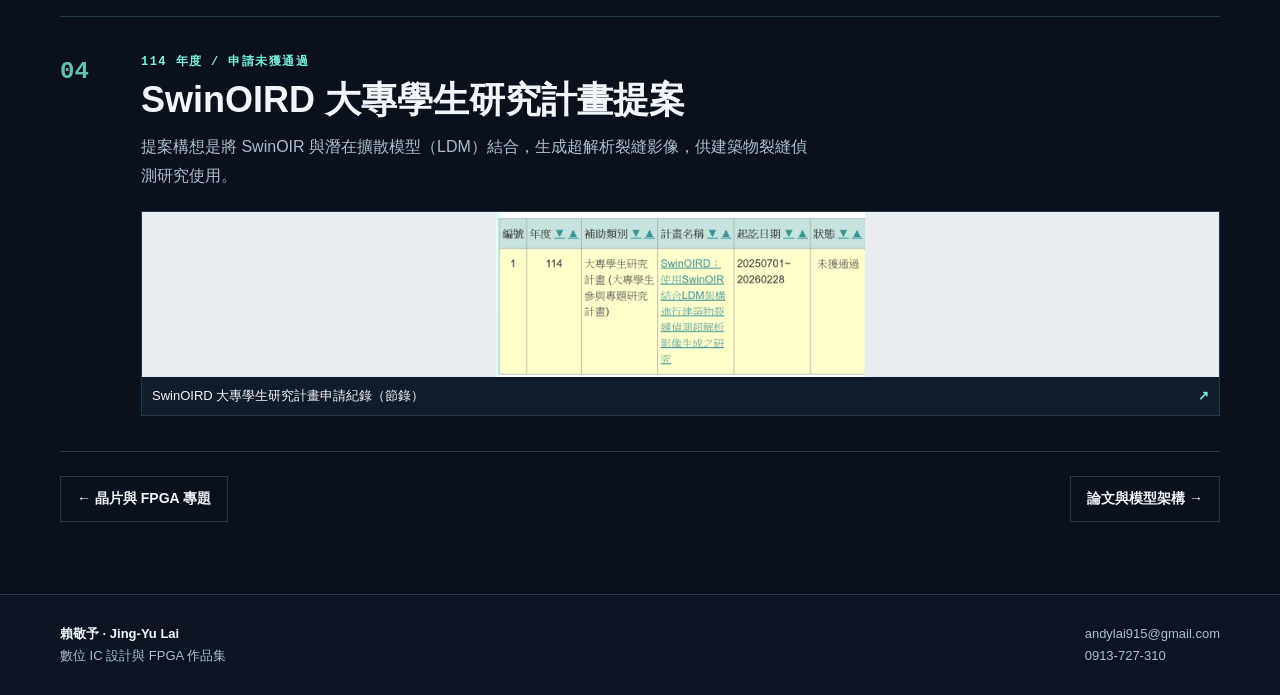
<file: research.html>
<!doctype html><html lang="zh-Hant"><head><meta charset="utf-8"><meta name="viewport" content="width=device-width, initial-scale=1"><meta name="robots" content="noindex, nofollow"><meta name="description" content="SwinIR 超解析、無人機多光譜影像與建物裂縫辨識。"><meta name="theme-color" content="#0a111d"><title>研究計畫與大學專題｜賴敬予</title><link rel="icon" type="image/svg+xml" href="assets/icon.svg"><link rel="stylesheet" href="site.css"><script src="site.js" defer></script></head><body><a class="skip" href="#main">跳至主要內容</a><header class="topbar"><div class="wrap"><a class="brand" href="index.html"><span class="mark" aria-hidden="true">JL</span><span>賴敬予<small>JING-YU LAI</small></span></a><nav class="nav" aria-label="主選單"><a href="index.html#portfolio">作品總覽</a><a class="contact-nav" href="index.html#contact">聯絡方式</a><a class="outline" href="assets/docs/resume-zh.pdf" target="_blank" rel="noopener">履歷 PDF ↗</a></nav></div></header><main id="main"><section class="detail-hero grid-bg"><div class="wrap"><div><div class="crumb"><a href="index.html#portfolio">作品總覽</a><span aria-hidden="true">/</span><span>研究計畫與大學專題</span></div><div class="mono">02 / RESEARCH PROJECTS</div><h1>研究計畫與大學專題</h1><p>收錄 SwinIR 超解析硬體專題、無人機多光譜影像與建物裂縫偵測計畫，另有 SwinOIRD 大專學生研究提案。</p></div><img src="assets/transformer.svg" alt="Transformer 自注意力、前饋網路與殘差連接示意圖"></div></section><nav class="indexline" aria-label="分類項目"><div class="wrap"><strong class="mono">本頁項目</strong><a href="#entry-1">SwinIR 超解析硬體加速器</a><a href="#entry-2">國科會晶創計畫：無人機多光譜影像</a><a href="#entry-3">建物裂縫影像超解析與辨識</a><a href="#entry-4">SwinOIRD 大專學生研究計畫提案</a></div></nav><section class="wrap entries" aria-label="作品詳細資料"><article class="entry" id="entry-1"><div class="entry-id" aria-hidden="true">01</div><div><div class="mono">2025.03–2026.02 / 大學專題</div><h2>SwinIR 超解析硬體加速器</h2><p>設計可擴增的浮點數版本與最佳化的 INT8 定點數版本。卷積採用串流行緩衝（Line Buffer），讓資料輸入與運算重疊。視窗注意力（WMSA）與位移視窗注意力（SWMSA）共用自注意力單元，並以 BatchNorm 取代 LayerNorm 來降低全域緩衝區的使用量。以 RTL、HLS 模擬及 ZCU106 平台評估。</p><div class="metrics"><div class="metric"><strong>181.1 MHz</strong><span>串流行緩衝卷積模組</span></div><div class="metric"><strong>162.52 MHz</strong><span>Row Stationary 卷積對照版本</span></div><div class="metric"><strong>24.6 GOPS</strong><span>INT8 加速器在 ZCU106 上的吞吐量，時脈 154.8 MHz</span></div></div><div class="docs"><a href="assets/docs/swinir-abstract.pdf" target="_blank" rel="noopener"><b>PDF</b>SwinIR 專題摘要本<span class="open" aria-hidden="true">↗</span></a><a href="assets/docs/swinir-report.pdf" target="_blank" rel="noopener"><b>PDF</b>SwinIR 完整專題報告<span class="open" aria-hidden="true">↗</span></a></div></div></article><article class="entry" id="entry-2"><div class="entry-id" aria-hidden="true">02</div><div><div class="mono">2025 / 參與子計畫三</div><h2>國科會晶創計畫：無人機多光譜影像</h2><p>參與資料融合與多光譜影像超解析子計畫，協助 SwinIR 系列模型設計、訓練、推論及 ZCU106 測試。整合報告以 PSNR、SSIM 比較農業近紅外影像在不同放大倍率的重建品質。</p><div class="gallery"><button type="button" data-picture="assets/nstc-project-cover.png" data-label="國科會計畫報告封面｜應用於無人機之多光譜影像人工智慧處理器與系統設計" aria-label="放大：國科會計畫報告封面｜應用於無人機之多光譜影像人工智慧處理器與系統設計"><img src="assets/nstc-project-cover.png" alt="國科會計畫報告封面｜應用於無人機之多光譜影像人工智慧處理器與系統設計" loading="lazy"><span>國科會計畫報告封面｜應用於無人機之多光譜影像人工智慧處理器與系統設計 <b aria-hidden="true">↗</b></span></button></div></div></article><article class="entry" id="entry-3"><div class="entry-id" aria-hidden="true">03</div><div><div class="mono">2025 / 研究計畫</div><h2>建物裂縫影像超解析與辨識</h2><p>參與裂縫影像資料準備、超解析、模型訓練與推論，並協助 CVGIP 展示。計畫海報說明如何結合影像重建與裂縫辨識，並展示實驗與系統架構。</p><div class="docs"><a href="assets/docs/crack-poster.pdf" target="_blank" rel="noopener"><b>PDF</b>計畫成果海報<span class="open" aria-hidden="true">↗</span></a><a href="publication.html"><b>閱覽</b>裂縫偵測論文與架構圖<span class="open" aria-hidden="true">→</span></a></div></div></article><article class="entry" id="entry-4"><div class="entry-id" aria-hidden="true">04</div><div><div class="mono">114 年度 / 申請未獲通過</div><h2>SwinOIRD 大專學生研究計畫提案</h2><p>提案構想是將 SwinOIR 與潛在擴散模型（LDM）結合，生成超解析裂縫影像，供建築物裂縫偵測研究使用。</p><div class="gallery"><button type="button" data-picture="assets/swin-oird-proposal.webp" data-label="SwinOIRD 大專學生研究計畫申請紀錄（節錄）" aria-label="放大：SwinOIRD 大專學生研究計畫申請紀錄（節錄）"><img src="assets/swin-oird-proposal.webp" alt="SwinOIRD 大專學生研究計畫申請紀錄（節錄）" loading="lazy"><span>SwinOIRD 大專學生研究計畫申請紀錄（節錄） <b aria-hidden="true">↗</b></span></button></div></div></article><div class="bottom-nav"><a class="outline" href="hardware.html">← 晶片與 FPGA 專題</a><a class="outline" href="publication.html">論文與模型架構 →</a></div></section></main><footer class="footer" id="contact"><div class="wrap"><div><strong>賴敬予 · Jing-Yu Lai</strong><br>數位 IC 設計與 FPGA 作品集</div><div><a href="mailto:andylai915@gmail.com">andylai915@gmail.com</a><br><a href="tel:+886913727310">0913-727-310</a></div></div></footer><dialog class="viewer" id="image-viewer" aria-label="放大圖片"><header><span></span><div class="viewer-actions"><a class="outline" target="_blank" rel="noopener">原始尺寸 ↗</a><form method="dialog"><button>關閉</button></form></div></header><img alt=""></dialog></body></html>
</file>
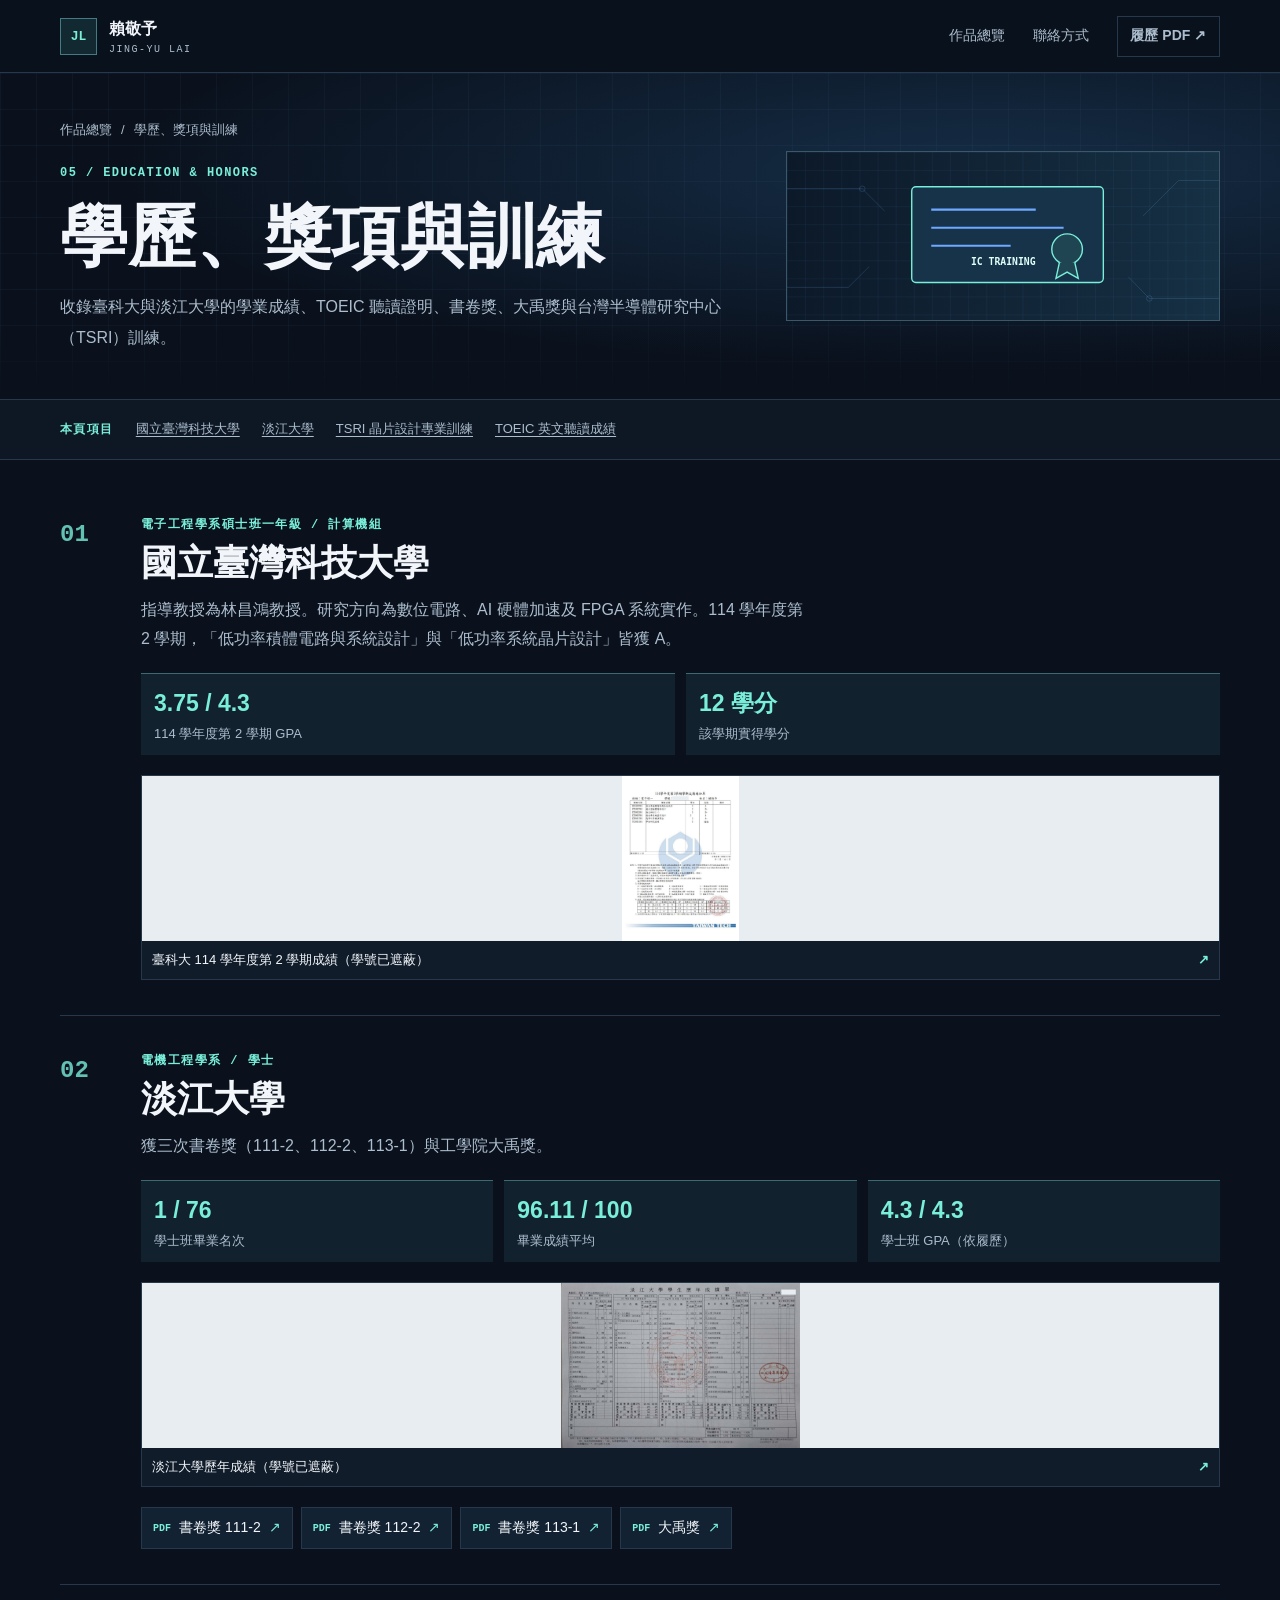
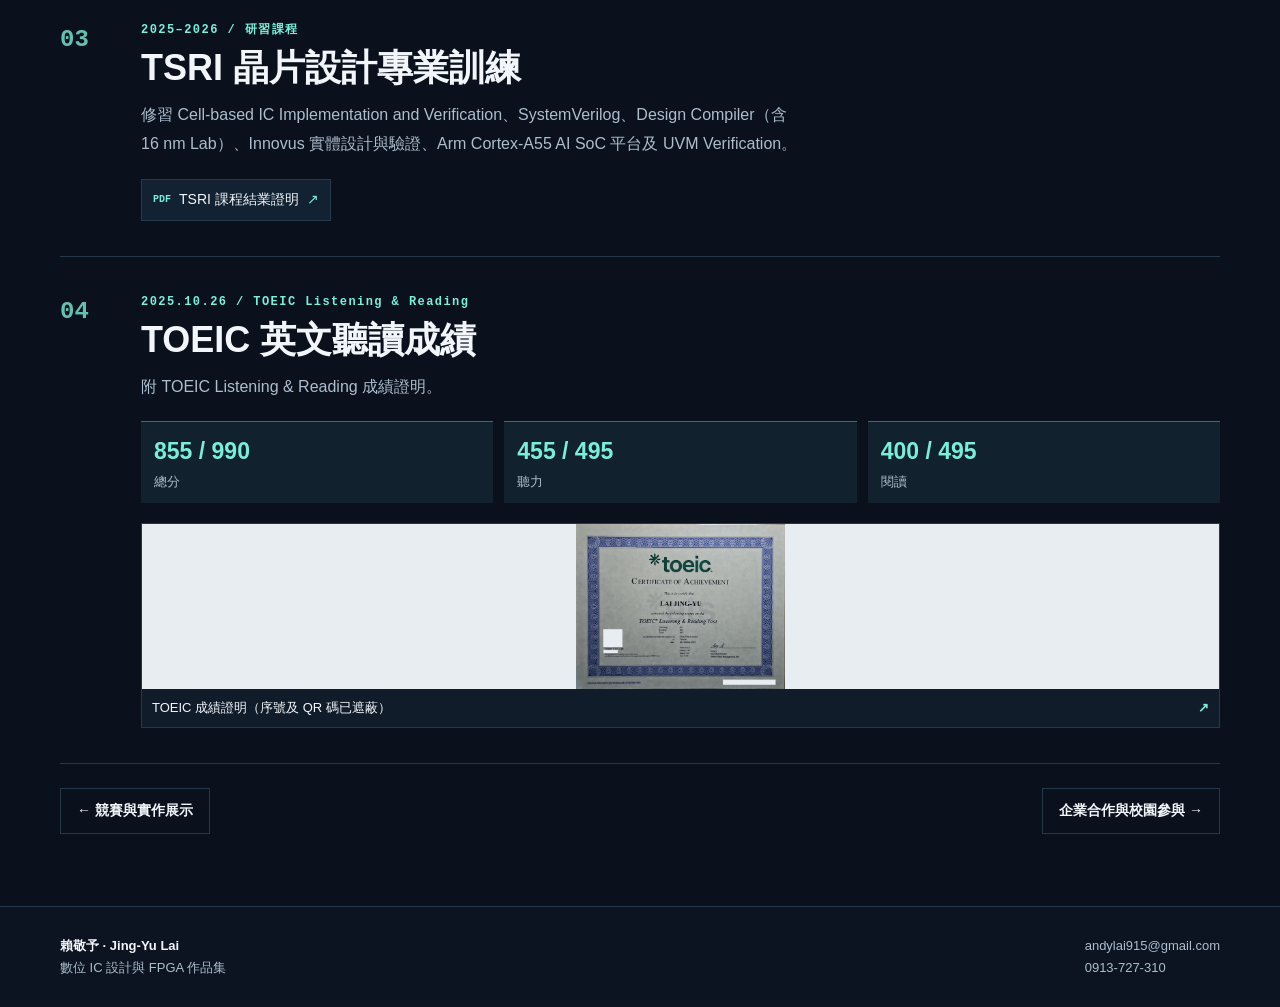
<file: training.html>
<!doctype html><html lang="zh-Hant"><head><meta charset="utf-8"><meta name="viewport" content="width=device-width, initial-scale=1"><meta name="robots" content="noindex, nofollow"><meta name="description" content="臺科大與淡江成績、TOEIC 英文檢定、獎項與 TSRI 課程。"><meta name="theme-color" content="#0a111d"><title>學歷、獎項與訓練｜賴敬予</title><link rel="icon" type="image/svg+xml" href="assets/icon.svg"><link rel="stylesheet" href="site.css"><script src="site.js" defer></script></head><body><a class="skip" href="#main">跳至主要內容</a><header class="topbar"><div class="wrap"><a class="brand" href="index.html"><span class="mark" aria-hidden="true">JL</span><span>賴敬予<small>JING-YU LAI</small></span></a><nav class="nav" aria-label="主選單"><a href="index.html#portfolio">作品總覽</a><a class="contact-nav" href="index.html#contact">聯絡方式</a><a class="outline" href="assets/docs/resume-zh.pdf" target="_blank" rel="noopener">履歷 PDF ↗</a></nav></div></header><main id="main"><section class="detail-hero grid-bg"><div class="wrap"><div><div class="crumb"><a href="index.html#portfolio">作品總覽</a><span aria-hidden="true">/</span><span>學歷、獎項與訓練</span></div><div class="mono">05 / EDUCATION &amp; HONORS</div><h1>學歷、獎項與訓練</h1><p>收錄臺科大與淡江大學的學業成績、TOEIC 聽讀證明、書卷獎、大禹獎與台灣半導體研究中心（TSRI）訓練。</p></div><img src="assets/honors.svg" alt="證書、晶片與訓練紀錄示意"></div></section><nav class="indexline" aria-label="分類項目"><div class="wrap"><strong class="mono">本頁項目</strong><a href="#entry-1">國立臺灣科技大學</a><a href="#entry-2">淡江大學</a><a href="#entry-3">TSRI 晶片設計專業訓練</a><a href="#entry-4">TOEIC 英文聽讀成績</a></div></nav><section class="wrap entries" aria-label="作品詳細資料"><article class="entry" id="entry-1"><div class="entry-id" aria-hidden="true">01</div><div><div class="mono">電子工程學系碩士班一年級 / 計算機組</div><h2>國立臺灣科技大學</h2><p>指導教授為林昌鴻教授。研究方向為數位電路、AI 硬體加速及 FPGA 系統實作。114 學年度第 2 學期，「低功率積體電路與系統設計」與「低功率系統晶片設計」皆獲 A。</p><div class="metrics"><div class="metric"><strong>3.75 / 4.3</strong><span>114 學年度第 2 學期 GPA</span></div><div class="metric"><strong>12 學分</strong><span>該學期實得學分</span></div></div><div class="gallery"><button type="button" data-picture="assets/taiwan-tech-grades.png" data-label="臺科大 114 學年度第 2 學期成績（學號已遮蔽）" aria-label="放大：臺科大 114 學年度第 2 學期成績（學號已遮蔽）"><img src="assets/taiwan-tech-grades.png" alt="臺科大 114 學年度第 2 學期成績（學號已遮蔽）" loading="lazy"><span>臺科大 114 學年度第 2 學期成績（學號已遮蔽） <b aria-hidden="true">↗</b></span></button></div></div></article><article class="entry" id="entry-2"><div class="entry-id" aria-hidden="true">02</div><div><div class="mono">電機工程學系 / 學士</div><h2>淡江大學</h2><p>獲三次書卷獎（111-2、112-2、113-1）與工學院大禹獎。</p><div class="metrics"><div class="metric"><strong>1 / 76</strong><span>學士班畢業名次</span></div><div class="metric"><strong>96.11 / 100</strong><span>畢業成績平均</span></div><div class="metric"><strong>4.3 / 4.3</strong><span>學士班 GPA（依履歷）</span></div></div><div class="gallery"><button type="button" data-picture="assets/tamkang-grades.png" data-label="淡江大學歷年成績（學號已遮蔽）" aria-label="放大：淡江大學歷年成績（學號已遮蔽）"><img src="assets/tamkang-grades.png" alt="淡江大學歷年成績（學號已遮蔽）" loading="lazy"><span>淡江大學歷年成績（學號已遮蔽） <b aria-hidden="true">↗</b></span></button></div><div class="docs"><a href="assets/docs/honor-111-2.pdf" target="_blank" rel="noopener"><b>PDF</b>書卷獎 111-2<span class="open" aria-hidden="true">↗</span></a><a href="assets/docs/honor-112-2.pdf" target="_blank" rel="noopener"><b>PDF</b>書卷獎 112-2<span class="open" aria-hidden="true">↗</span></a><a href="assets/docs/honor-113-1.pdf" target="_blank" rel="noopener"><b>PDF</b>書卷獎 113-1<span class="open" aria-hidden="true">↗</span></a><a href="assets/docs/dayu.pdf" target="_blank" rel="noopener"><b>PDF</b>大禹獎<span class="open" aria-hidden="true">↗</span></a></div></div></article><article class="entry" id="entry-3"><div class="entry-id" aria-hidden="true">03</div><div><div class="mono">2025–2026 / 研習課程</div><h2>TSRI 晶片設計專業訓練</h2><p>修習 Cell-based IC Implementation and Verification、SystemVerilog、Design Compiler（含 16 nm Lab）、Innovus 實體設計與驗證、Arm Cortex-A55 AI SoC 平台及 UVM Verification。</p><div class="docs"><a href="assets/docs/tsri.pdf" target="_blank" rel="noopener"><b>PDF</b>TSRI 課程結業證明<span class="open" aria-hidden="true">↗</span></a></div></div></article><article class="entry" id="entry-4"><div class="entry-id" aria-hidden="true">04</div><div><div class="mono">2025.10.26 / TOEIC Listening &amp; Reading</div><h2>TOEIC 英文聽讀成績</h2><p>附 TOEIC Listening &amp; Reading 成績證明。</p><div class="metrics"><div class="metric"><strong>855 / 990</strong><span>總分</span></div><div class="metric"><strong>455 / 495</strong><span>聽力</span></div><div class="metric"><strong>400 / 495</strong><span>閱讀</span></div></div><div class="gallery"><button type="button" data-picture="assets/toeic-certificate.png" data-label="TOEIC 成績證明（序號及 QR 碼已遮蔽）" aria-label="放大：TOEIC 成績證明（序號及 QR 碼已遮蔽）"><img src="assets/toeic-certificate.png" alt="TOEIC 成績證明（序號及 QR 碼已遮蔽）" loading="lazy"><span>TOEIC 成績證明（序號及 QR 碼已遮蔽） <b aria-hidden="true">↗</b></span></button></div></div></article><div class="bottom-nav"><a class="outline" href="competitions.html">← 競賽與實作展示</a><a class="outline" href="collaboration.html">企業合作與校園參與 →</a></div></section></main><footer class="footer" id="contact"><div class="wrap"><div><strong>賴敬予 · Jing-Yu Lai</strong><br>數位 IC 設計與 FPGA 作品集</div><div><a href="mailto:andylai915@gmail.com">andylai915@gmail.com</a><br><a href="tel:+886913727310">0913-727-310</a></div></div></footer><dialog class="viewer" id="image-viewer" aria-label="放大圖片"><header><span></span><div class="viewer-actions"><a class="outline" target="_blank" rel="noopener">原始尺寸 ↗</a><form method="dialog"><button>關閉</button></form></div></header><img alt=""></dialog></body></html>
</file>
<file: site.css>
:root{color-scheme:dark;--bg:#0a111d;--nav:#0b1420;--surface:#111c2b;--surface2:#142235;--line:#26394c;--ink:#f2f6fa;--muted:#acbdcd;--mint:#79eed9;--blue:#6ea8ff;--mono:"Cascadia Mono","SFMono-Regular",Consolas,monospace;--sans:"Segoe UI","Microsoft JhengHei","Noto Sans TC",sans-serif}
*{box-sizing:border-box}html{scroll-behavior:smooth;scroll-padding-top:95px}body{margin:0;background:var(--bg);color:var(--ink);font:16px/1.7 var(--sans);-webkit-font-smoothing:antialiased}img{display:block;max-width:100%}a{color:inherit;text-decoration:none}button{font:inherit}a:focus-visible,button:focus-visible{outline:2px solid var(--mint);outline-offset:5px}h1,h2,h3,p{margin:0}h1,h2,h3{line-height:1.22;text-wrap:balance}p{max-width:75ch}::selection{background:var(--mint);color:#06151a}
.wrap{width:min(1160px,calc(100% - 72px));margin-inline:auto}.skip{position:absolute;z-index:9;left:12px;top:-100px;background:var(--mint);color:var(--bg);padding:.65rem 1rem}.skip:focus{top:12px}
.topbar{position:sticky;top:0;z-index:5;background:rgba(10,17,29,.94);border-bottom:1px solid var(--line);backdrop-filter:blur(14px)}.topbar .wrap{display:flex;align-items:center;justify-content:space-between;min-height:72px;gap:20px}.brand{display:flex;align-items:center;gap:12px;font-weight:760;white-space:nowrap}.mark{width:37px;height:37px;border:1px solid #447a83;color:var(--mint);background:#132932;display:grid;place-items:center;font:700 13px var(--mono)}.brand small{display:block;font:10px/1.4 var(--mono);letter-spacing:.15em;color:var(--muted)}.nav{display:flex;align-items:center;gap:28px;font-size:14px;color:var(--muted);white-space:nowrap}.nav a:hover,.contact-links a:hover,.crumb a:hover{color:var(--mint)}.nav .outline{padding:.4rem .8rem}
.mono{font-family:var(--mono);font-size:12px;letter-spacing:.12em;color:var(--mint);font-weight:700}.eyebrow{display:flex;align-items:center;gap:11px}.eyebrow:before{content:"";width:20px;height:1px;background:var(--mint)}.dim{color:var(--muted)}.grid-bg{position:relative;isolation:isolate;background-image:linear-gradient(#6ca6dc0c 1px,transparent 1px),linear-gradient(90deg,#6ca6dc0c 1px,transparent 1px),radial-gradient(ellipse at 77% 30%,#152d46 0,transparent 62%);background-size:36px 36px,36px 36px,100% 100%}.grid-bg:after{content:"";pointer-events:none;z-index:-1;position:absolute;inset:0;background:linear-gradient(0deg,var(--bg) 0%,transparent 24%)}
.hero{position:relative;overflow:hidden;border-bottom:1px solid #172639}.trace{position:absolute;inset:0 0 0 auto;width:min(66%,860px);height:100%;object-fit:cover;opacity:.54;z-index:-1;pointer-events:none}.hero-grid{display:grid;grid-template-columns:1.38fr .85fr;gap:6%;align-items:center;min-height:532px;padding-block:60px}.hero h1{font-size:clamp(60px,9vw,116px);font-weight:850;letter-spacing:.045em;margin:16px 0 1px}.hero .english{color:var(--mint);font-size:clamp(24px,4vw,42px);font-weight:570;letter-spacing:.04em;line-height:1.15}.hero h2{font-size:clamp(17px,2vw,23px);margin-top:24px;letter-spacing:.07em}.lede{margin-top:12px;color:var(--muted);font-size:16px;line-height:1.78}.actions,.contact-links{display:flex;flex-wrap:wrap;align-items:center;gap:12px}.actions{margin-top:24px}.button,.outline{display:inline-flex;align-items:center;justify-content:center;gap:10px;padding:.63rem 1rem;border:1px solid var(--line);font-weight:710;font-size:14px;min-height:41px}.button{background:var(--mint);color:#08202a;border-color:var(--mint)}.button:hover{background:#a9fff0}.outline:hover{border-color:var(--mint);color:var(--mint)}.contact-links{margin-top:18px;font-size:14px;color:var(--muted);column-gap:21px}.contact-links span{color:var(--mint);font:11px var(--mono);margin-right:6px}
.portrait{width:min(100%,334px);margin:0 auto;position:relative;padding:14px;border:1px solid #527180;background:#0c1825c9;box-shadow:0 20px 80px #01070d88}.portrait:before,.portrait:after{content:"";position:absolute;width:27px;height:27px;pointer-events:none}.portrait:before{left:-1px;top:-1px;border-left:2px solid var(--mint);border-top:2px solid var(--mint)}.portrait:after{right:-1px;bottom:-1px;border-right:2px solid var(--mint);border-bottom:2px solid var(--mint)}.portrait img{width:100%;aspect-ratio:1.02;object-fit:cover;object-position:50% 36%;background:#e8eef2}.portrait figcaption{font:11px/1.4 var(--mono);letter-spacing:.09em;color:#b2d6dd;display:flex;justify-content:space-between;gap:8px;margin-top:12px}.portrait figcaption span:last-child{color:var(--mint)}
.metrics-band{border-bottom:1px solid var(--line);background:#0e1825}.home-metrics{display:grid;grid-template-columns:repeat(4,1fr)}.home-metrics a{padding:23px 20px 23px 0;display:block}.home-metrics a+a{border-left:1px solid var(--line);padding-left:23px}.home-metrics a:hover strong{color:#fff}.home-metrics strong{display:block;font-size:clamp(20px,2.9vw,31px);font-weight:750;line-height:1.2;color:var(--mint);font-variant-numeric:tabular-nums}.home-metrics span{display:block;color:var(--muted);font-size:13px;margin-top:5px}
.library{padding:70px 0 85px}.section-head{margin:0 0 27px}.section-head h2{font-size:clamp(29px,4vw,45px);margin-top:9px}.section-head p{color:var(--muted);margin-top:10px}.cards{display:grid;grid-template-columns:repeat(3,minmax(0,1fr));gap:18px}.card{display:block;border:1px solid var(--line);background:var(--surface);transition:transform .18s,border-color .18s;position:relative}.card:hover{transform:translateY(-4px);border-color:var(--mint)}.card-image{aspect-ratio:2.05;overflow:hidden;border-bottom:1px solid var(--line);position:relative}.card-image img{width:100%;height:100%;object-fit:cover}.card-image b{position:absolute;top:10px;left:12px;border:1px solid #4e7782;background:#0a1724;padding:2px 7px;color:var(--mint);font:12px/1.5 var(--mono)}.card-text{padding:17px 17px 18px;position:relative}.card-text h3{margin-top:5px;font-size:21px;max-width:90%}.card-text p{margin-top:7px;font-size:14px;color:var(--muted)}.card-text .arrow{position:absolute;right:17px;top:25px;color:var(--mint);font-size:20px}.card-text .mono{font-size:10px}
.skills-strip{border-block:1px solid var(--line);padding:31px 0;background:#0e1825}.skills-strip .wrap{display:grid;grid-template-columns:1fr 1.45fr;gap:25px;align-items:center}.skills-strip h2{margin:6px 0 0;font-size:23px}.skills-strip p{color:var(--muted)}
.detail-hero{border-bottom:1px solid var(--line)}.detail-hero .wrap{display:grid;grid-template-columns:1.6fr 1fr;align-items:center;gap:32px;padding-block:46px}.detail-hero h1{font-size:clamp(38px,6.2vw,68px);margin:12px 0 14px}.detail-hero p{color:var(--muted);line-height:1.9}.detail-hero img{border:1px solid #3a5868;width:100%}.crumb{color:var(--muted);font-size:13px;margin-bottom:22px;display:flex;flex-wrap:wrap;gap:9px}.indexline{padding:18px 0;border-bottom:1px solid var(--line);background:#0e1825}.indexline .wrap{display:flex;align-items:baseline;gap:11px 22px;flex-wrap:wrap}.indexline a{font-size:13px;color:var(--muted);text-decoration:underline;text-underline-offset:3px}.indexline a:hover{color:var(--mint)}.entries{padding:20px 0 72px}.entry{display:grid;grid-template-columns:66px 1fr;gap:15px;padding:35px 0;border-bottom:1px solid var(--line);scroll-margin-top:10px}.entry-id{color:var(--mint);font:700 24px var(--mono);opacity:.8;padding-top:6px}.entry h2{font-size:clamp(23px,3.4vw,36px);margin:6px 0 11px}.entry p{color:var(--muted);line-height:1.8}.entry .note{font-size:13px;margin-top:10px}.entry .metrics{display:grid;grid-template-columns:repeat(auto-fit,minmax(184px,1fr));margin-top:19px;gap:11px}.entry .metric{border-top:1px solid #3b6a71;background:#12212e;padding:10px 13px}.entry .metric strong{display:block;font-size:clamp(17px,2.2vw,23px);color:var(--mint);font-variant-numeric:tabular-nums}.entry .metric span{display:block;font-size:13px;color:var(--muted)}.docs{display:flex;flex-wrap:wrap;gap:8px;margin-top:20px}.docs a{color:var(--ink);font-size:14px;display:inline-flex;align-items:center;gap:8px;padding:8px 11px;background:#132232;border:1px solid var(--line)}.docs a:hover{border-color:var(--mint);color:var(--mint)}.docs b{font:700 10px var(--mono);color:var(--mint)}.docs .open{color:var(--mint)}
.gallery{display:grid;grid-template-columns:repeat(auto-fit,minmax(170px,1fr));gap:12px;margin-top:20px}.gallery button{padding:0;cursor:zoom-in;color:var(--ink);text-align:left;border:1px solid var(--line);background:var(--surface);min-width:0}.gallery button:hover{border-color:var(--mint)}.gallery img{width:100%;height:165px;object-fit:contain;background:#e8edf2}.gallery span{display:flex;justify-content:space-between;gap:10px;padding:8px 10px;font-size:13px}.gallery b{color:var(--mint)}
.viewer{position:fixed;border:1px solid #587789;background:#0d1827;color:var(--ink);padding:0;width:min(1000px,calc(100% - 30px));max-height:92dvh}.viewer::backdrop{background:#03070cdb}.viewer header{display:flex;justify-content:space-between;gap:12px;align-items:center;padding:8px 13px;border-bottom:1px solid var(--line)}.viewer button{background:#15273b;color:var(--ink);border:1px solid var(--line);padding:.35rem .8rem;cursor:pointer}.viewer img{margin:auto;width:auto;max-width:100%;max-height:calc(92dvh - 56px);object-fit:contain;background:white}.bottom-nav{display:flex;justify-content:space-between;gap:16px;padding-top:24px}.readable{padding:46px 0 75px;max-width:860px}.readable h1{font-size:clamp(36px,6vw,62px);margin:6px 0 19px}.readable h2{margin:26px 0 7px}.readable p{color:var(--muted);margin:0 0 11px}.readable table{border-collapse:collapse;width:100%;margin:19px 0}.readable th,.readable td{text-align:left;padding:9px 11px;border:1px solid var(--line)}.readable th{color:var(--mint);background:var(--surface)}.readable .table-wrap{overflow:auto}.footer{border-top:1px solid var(--line);padding:28px 0;background:#0b1420}.footer .wrap{display:flex;flex-wrap:wrap;justify-content:space-between;gap:14px;color:var(--muted);font-size:13px}.footer strong{color:var(--ink)}.footer a:hover{color:var(--mint)}
@media(max-width:850px){.wrap{width:calc(100% - 42px)}.hero-grid{gap:4%;min-height:450px}.cards{grid-template-columns:repeat(2,minmax(0,1fr))}.nav{gap:16px}.detail-hero .wrap{gap:18px}.home-metrics a+a{padding-left:12px}.home-metrics a{padding-right:9px}}
@media(max-width:560px){.wrap{width:calc(100% - 32px)}.topbar .wrap{min-height:62px;gap:8px}.brand{gap:7px;font-size:13px}.mark{width:29px;height:29px;font-size:10px}.brand small,.nav .contact-nav{display:none}.nav{gap:10px;font-size:12px}.nav .outline{min-height:30px;font-size:11px;padding:.2rem .4rem}.hero-grid{grid-template-columns:1fr;padding-block:35px 29px;gap:27px}.hero h1{font-size:66px}.hero h2{margin-top:16px}.portrait{width:62%;max-width:240px;justify-self:start;margin:0}.trace{width:100%}.home-metrics{grid-template-columns:repeat(2,1fr)}.home-metrics a:nth-child(3){border-left:0;padding-left:0}.home-metrics a:nth-child(n+3){border-top:1px solid var(--line)}.home-metrics a{padding-top:15px;padding-bottom:15px}.library{padding-block:45px}.cards{grid-template-columns:1fr}.skills-strip .wrap,.detail-hero .wrap{grid-template-columns:1fr}.detail-hero .wrap{padding-block:30px}.detail-hero img{max-width:380px}.entry{grid-template-columns:30px 1fr;gap:9px;padding:26px 0}.entry-id{font-size:16px}.entry .metrics{grid-template-columns:1fr}.gallery{grid-template-columns:1fr}.gallery img{height:150px}.bottom-nav{flex-wrap:wrap}}
@media(prefers-reduced-motion:reduce){*,*::before,*::after{scroll-behavior:auto!important;transition:none!important}}
.gallery img.full-image{height:auto}

.entry > div {
  min-width: 0;
}

.entry .table-wrap {
  margin: 20px 0 8px;
  overflow-x: auto;
}

.entry table {
  width: 100%;
  min-width: 520px;
  border-collapse: collapse;
}

.entry th,
.entry td {
  border: 1px solid var(--line);
  padding: 9px 11px;
  text-align: left;
}

.entry thead th {
  color: var(--mint);
  background: var(--surface);
}

.entry tbody th {
  font-weight: 600;
}

.readable td,
.readable tbody th {
  font-weight: 400;
}

.readable tbody th {
  color: var(--ink);
  background: transparent;
}

.readable .gallery {
  margin-bottom: 24px;
}

.viewer-actions {
  display: flex;
  flex: 0 0 auto;
  align-items: center;
  gap: 7px;
}

.viewer-actions .outline {
  min-height: auto;
  padding: .35rem .5rem;
  white-space: nowrap;
  font-size: 12px;
}

.viewer header span {
  min-width: 0;
  overflow-wrap: anywhere;
}

.viewer button {
  white-space: nowrap;
}
</file>
